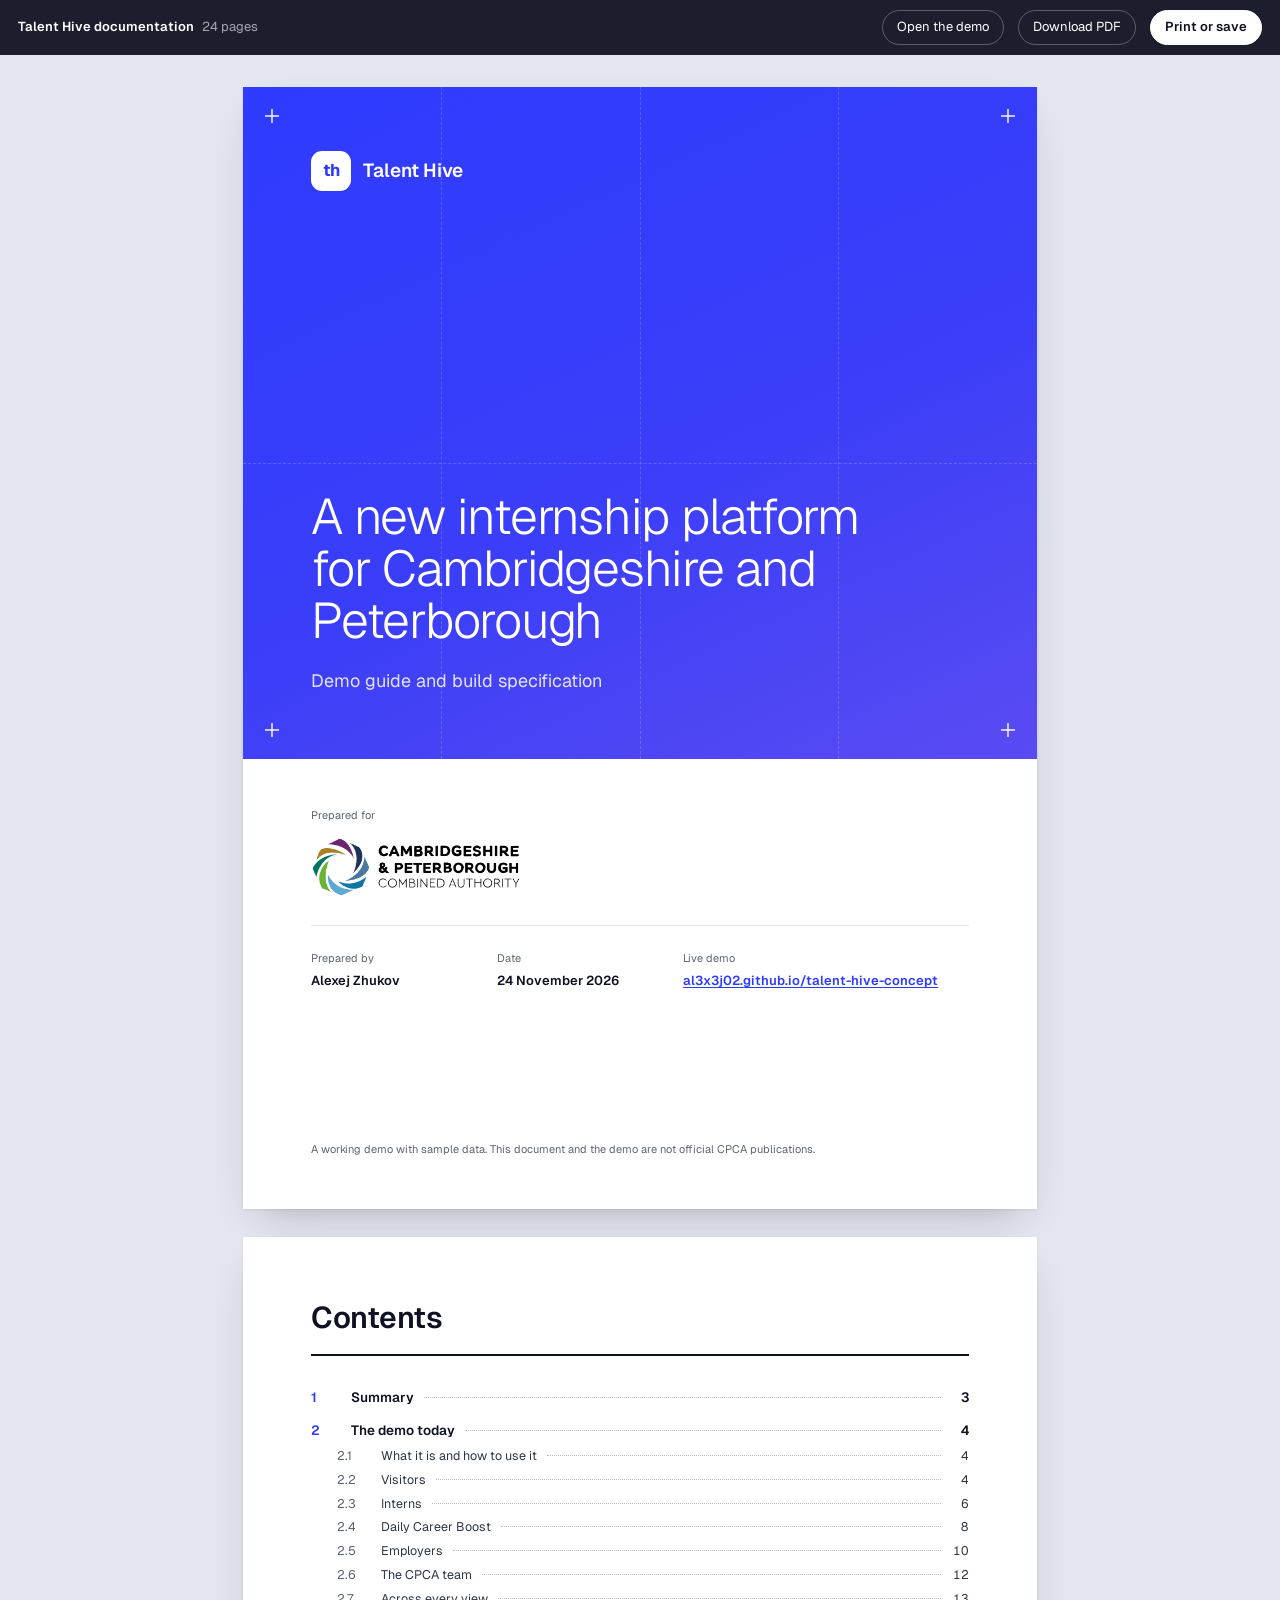
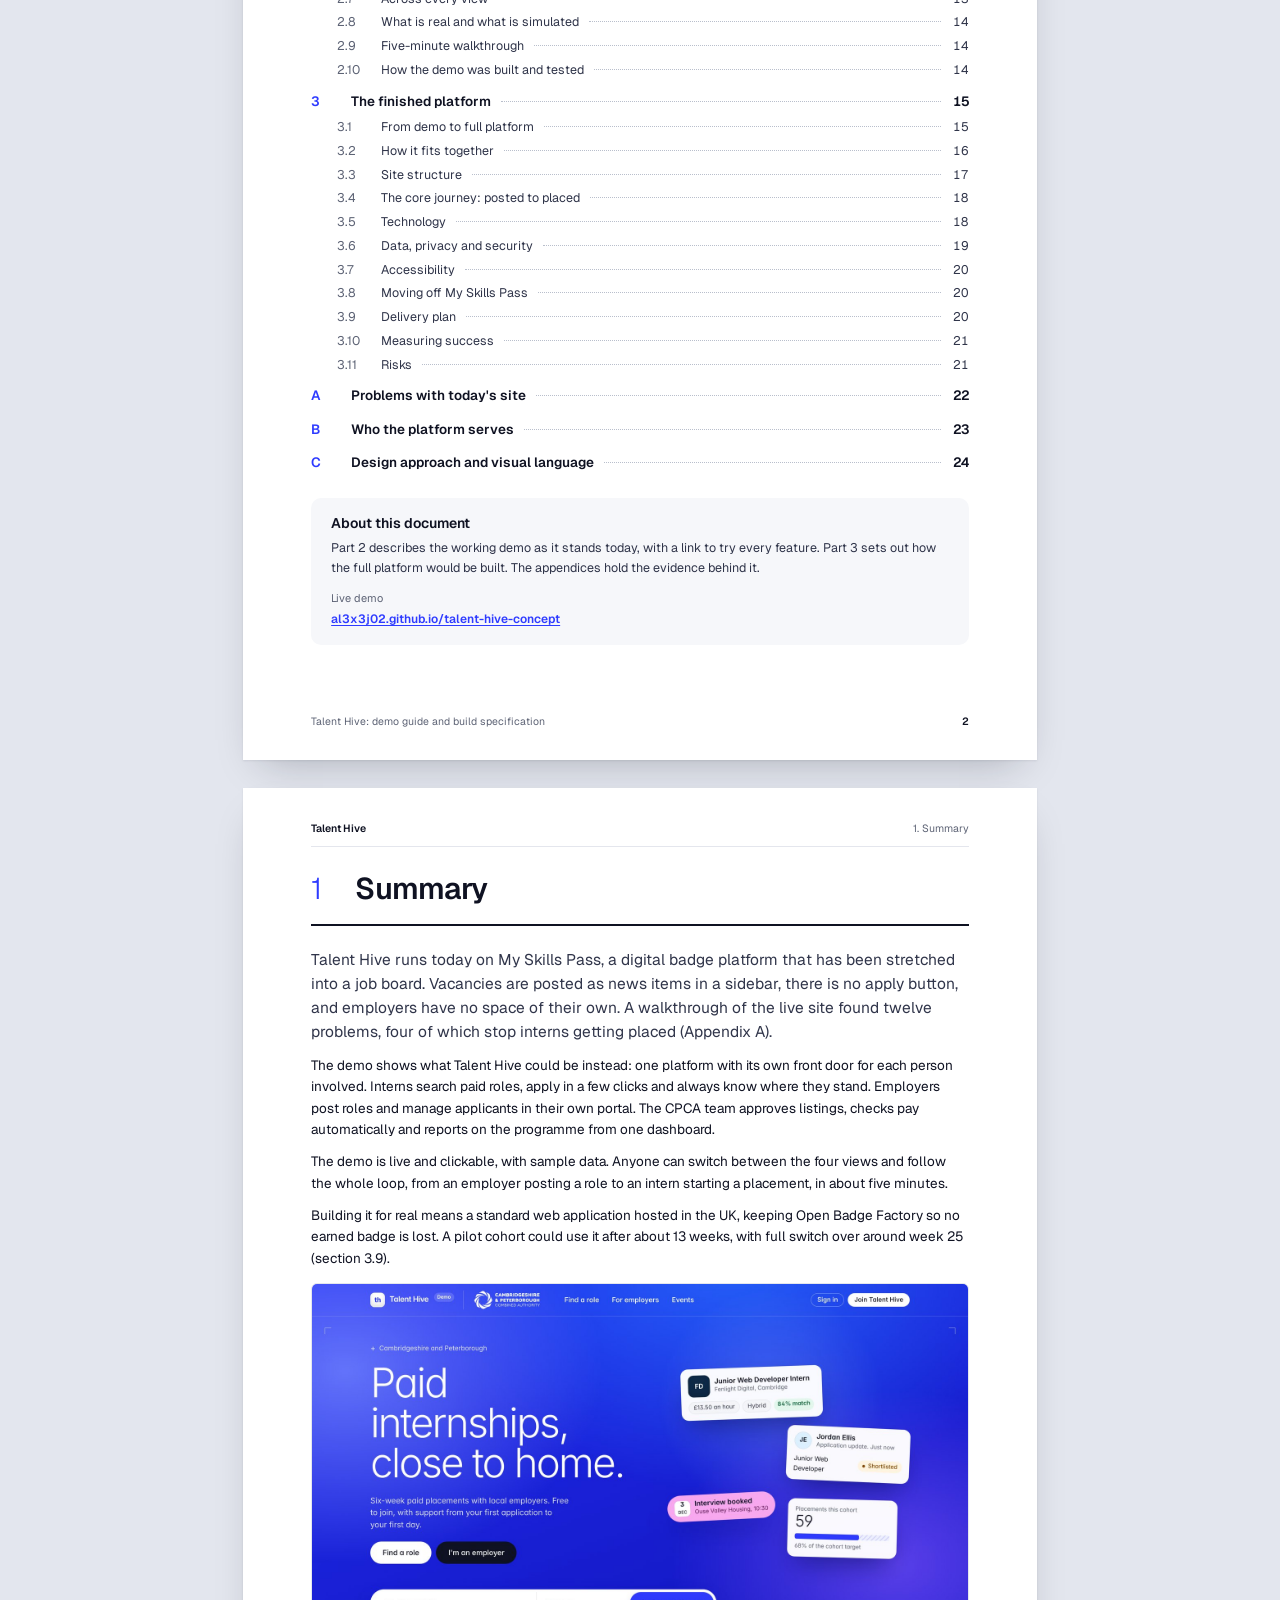
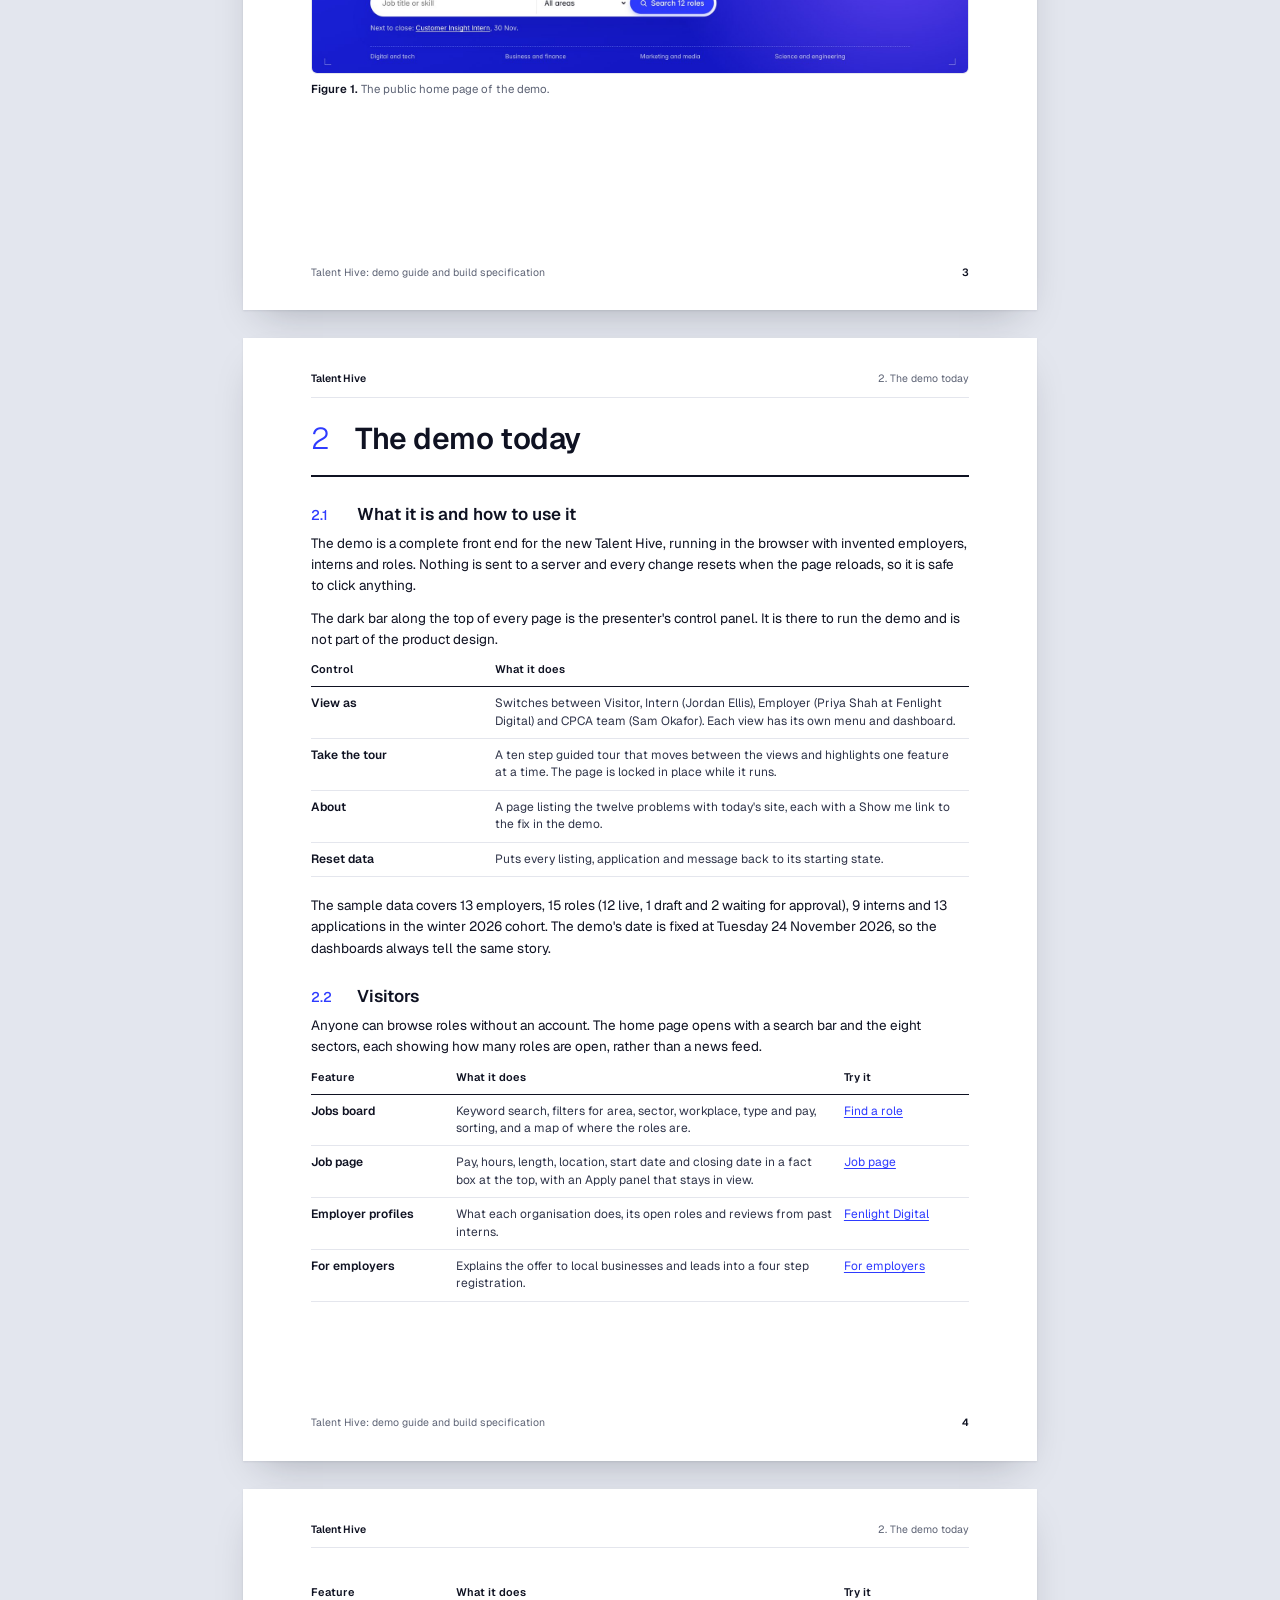
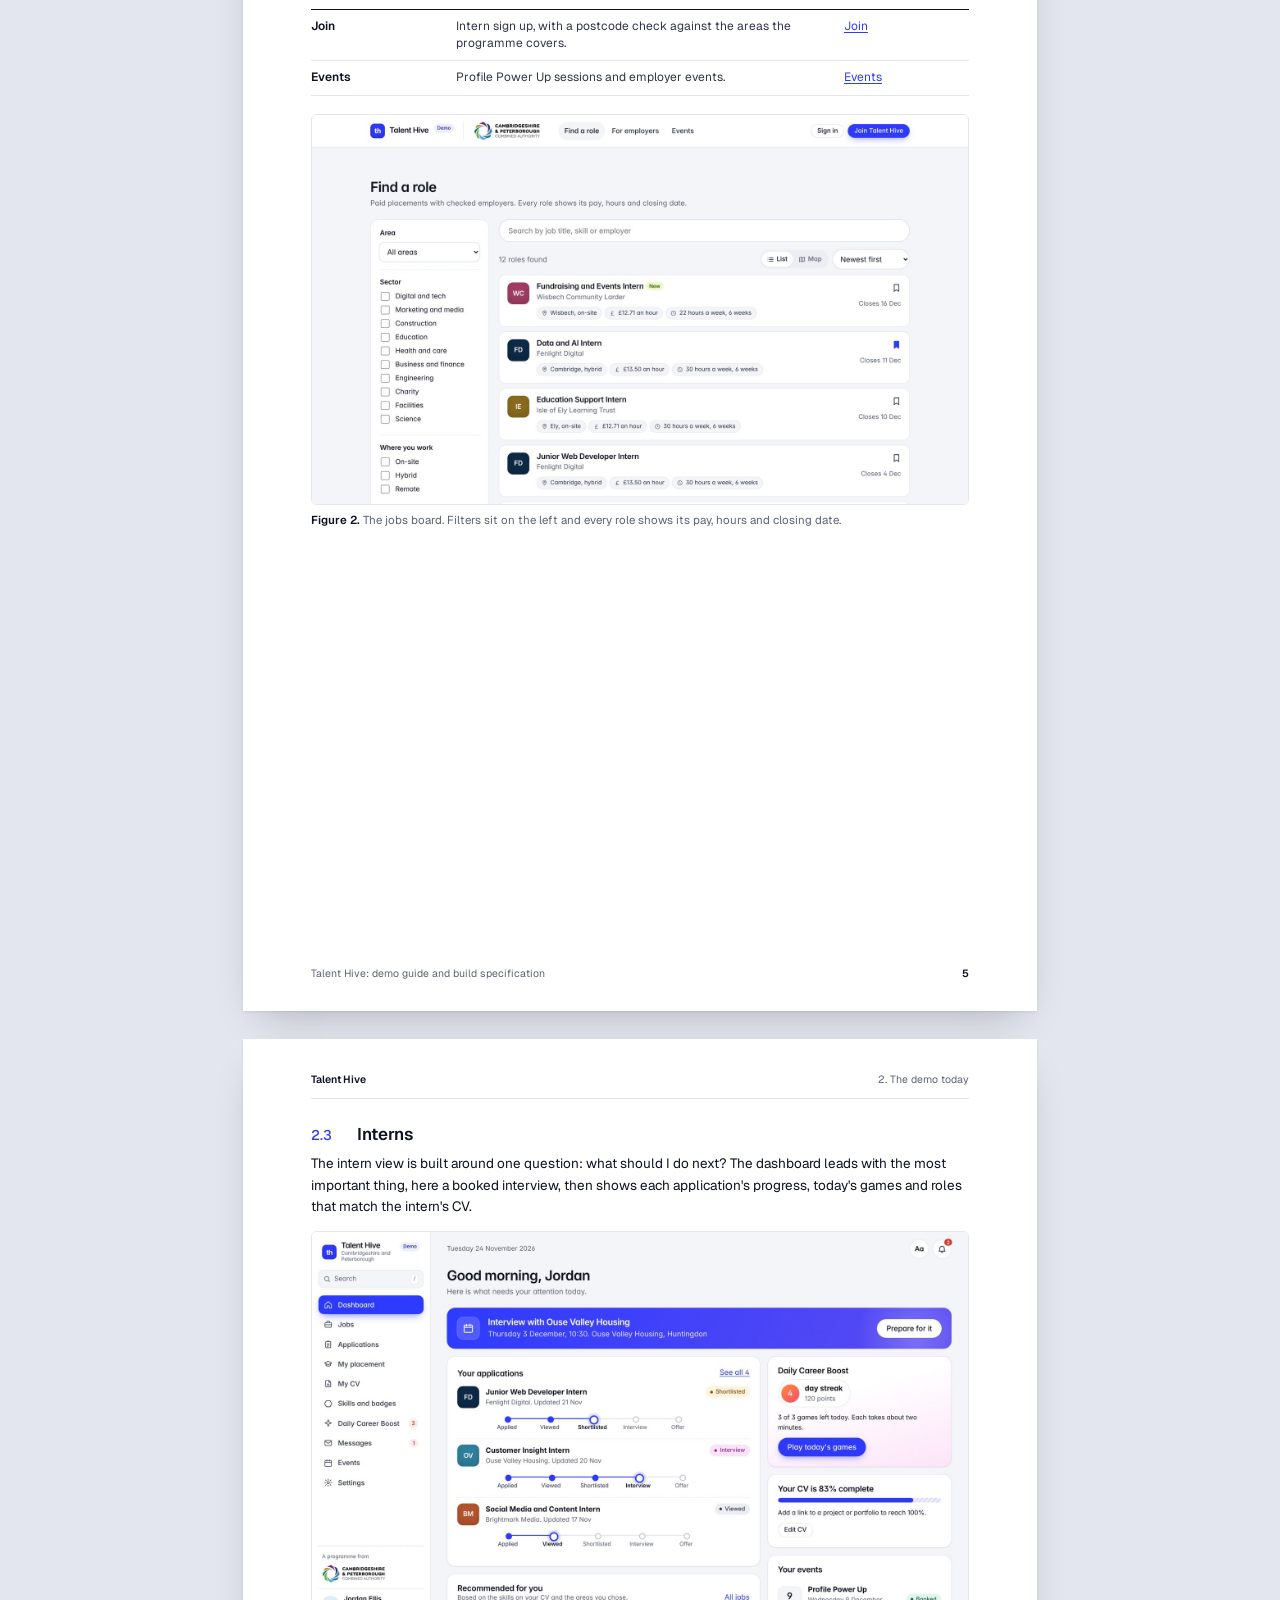
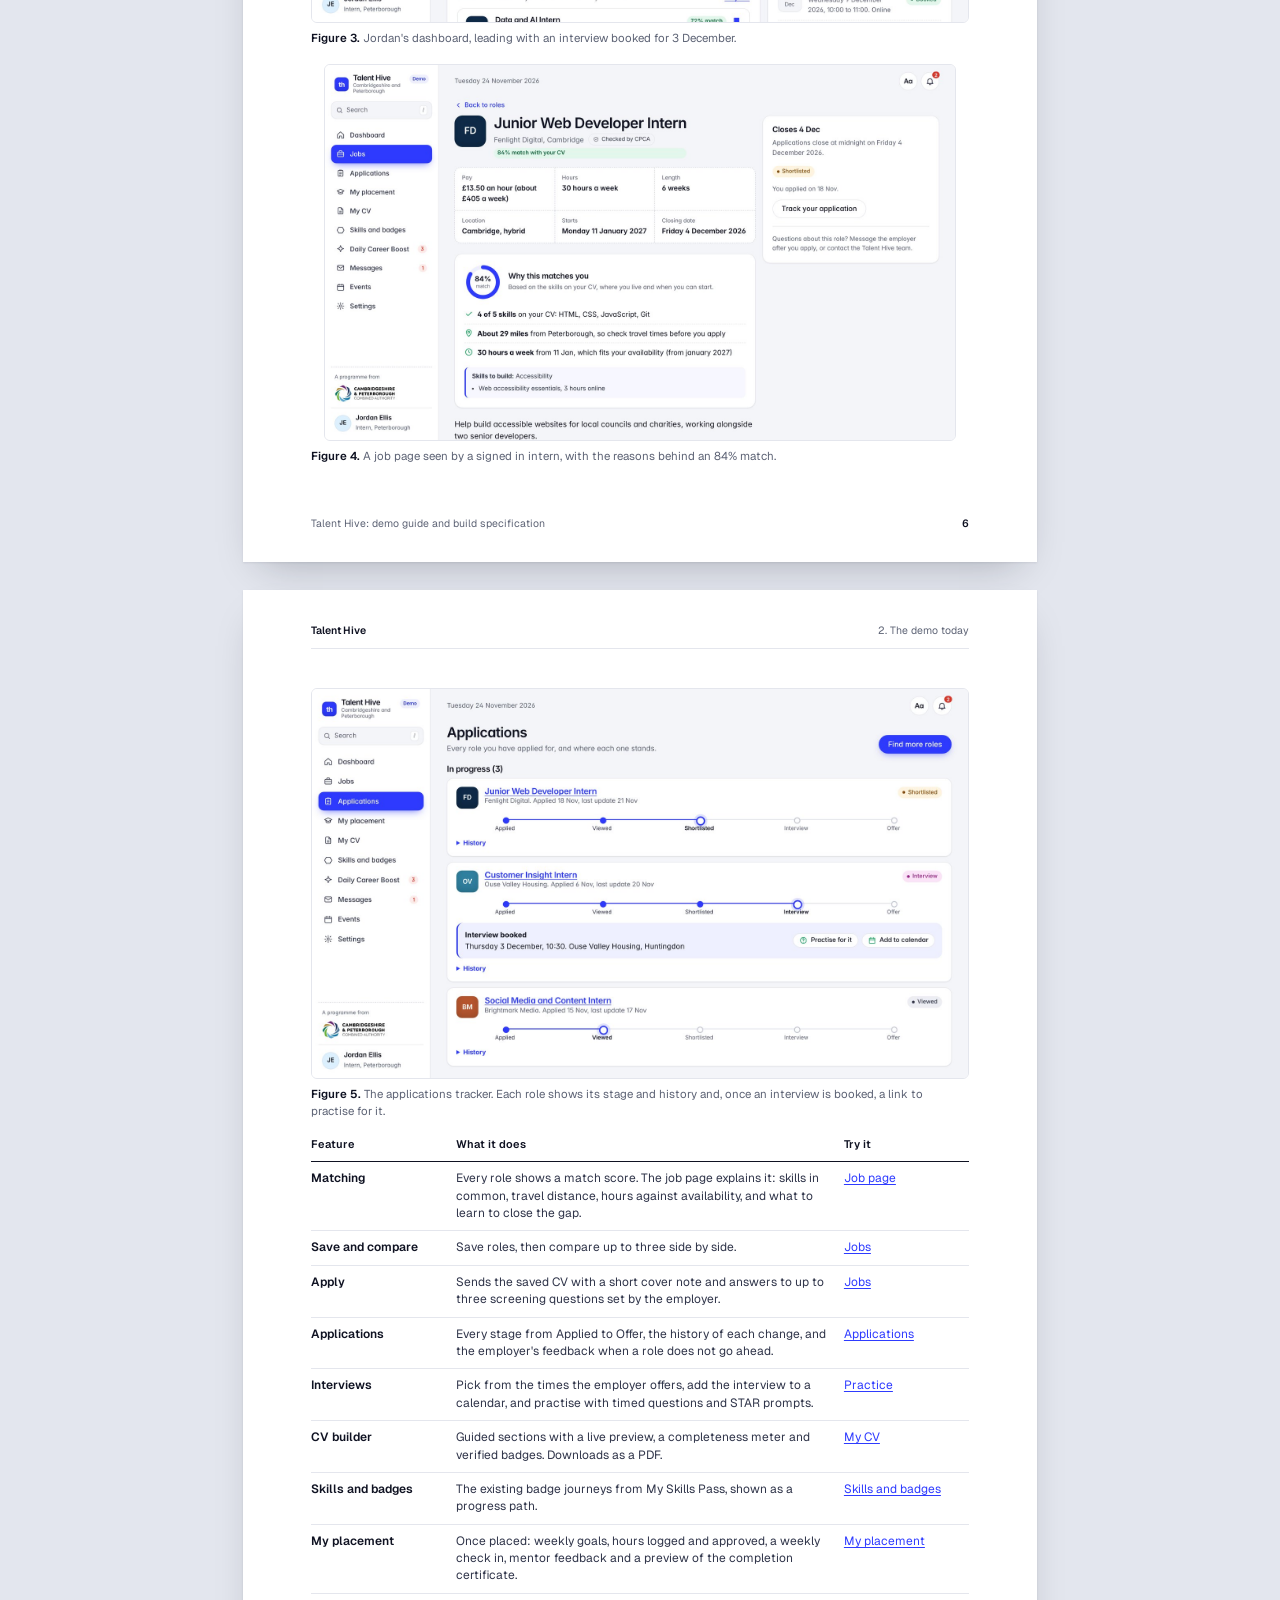
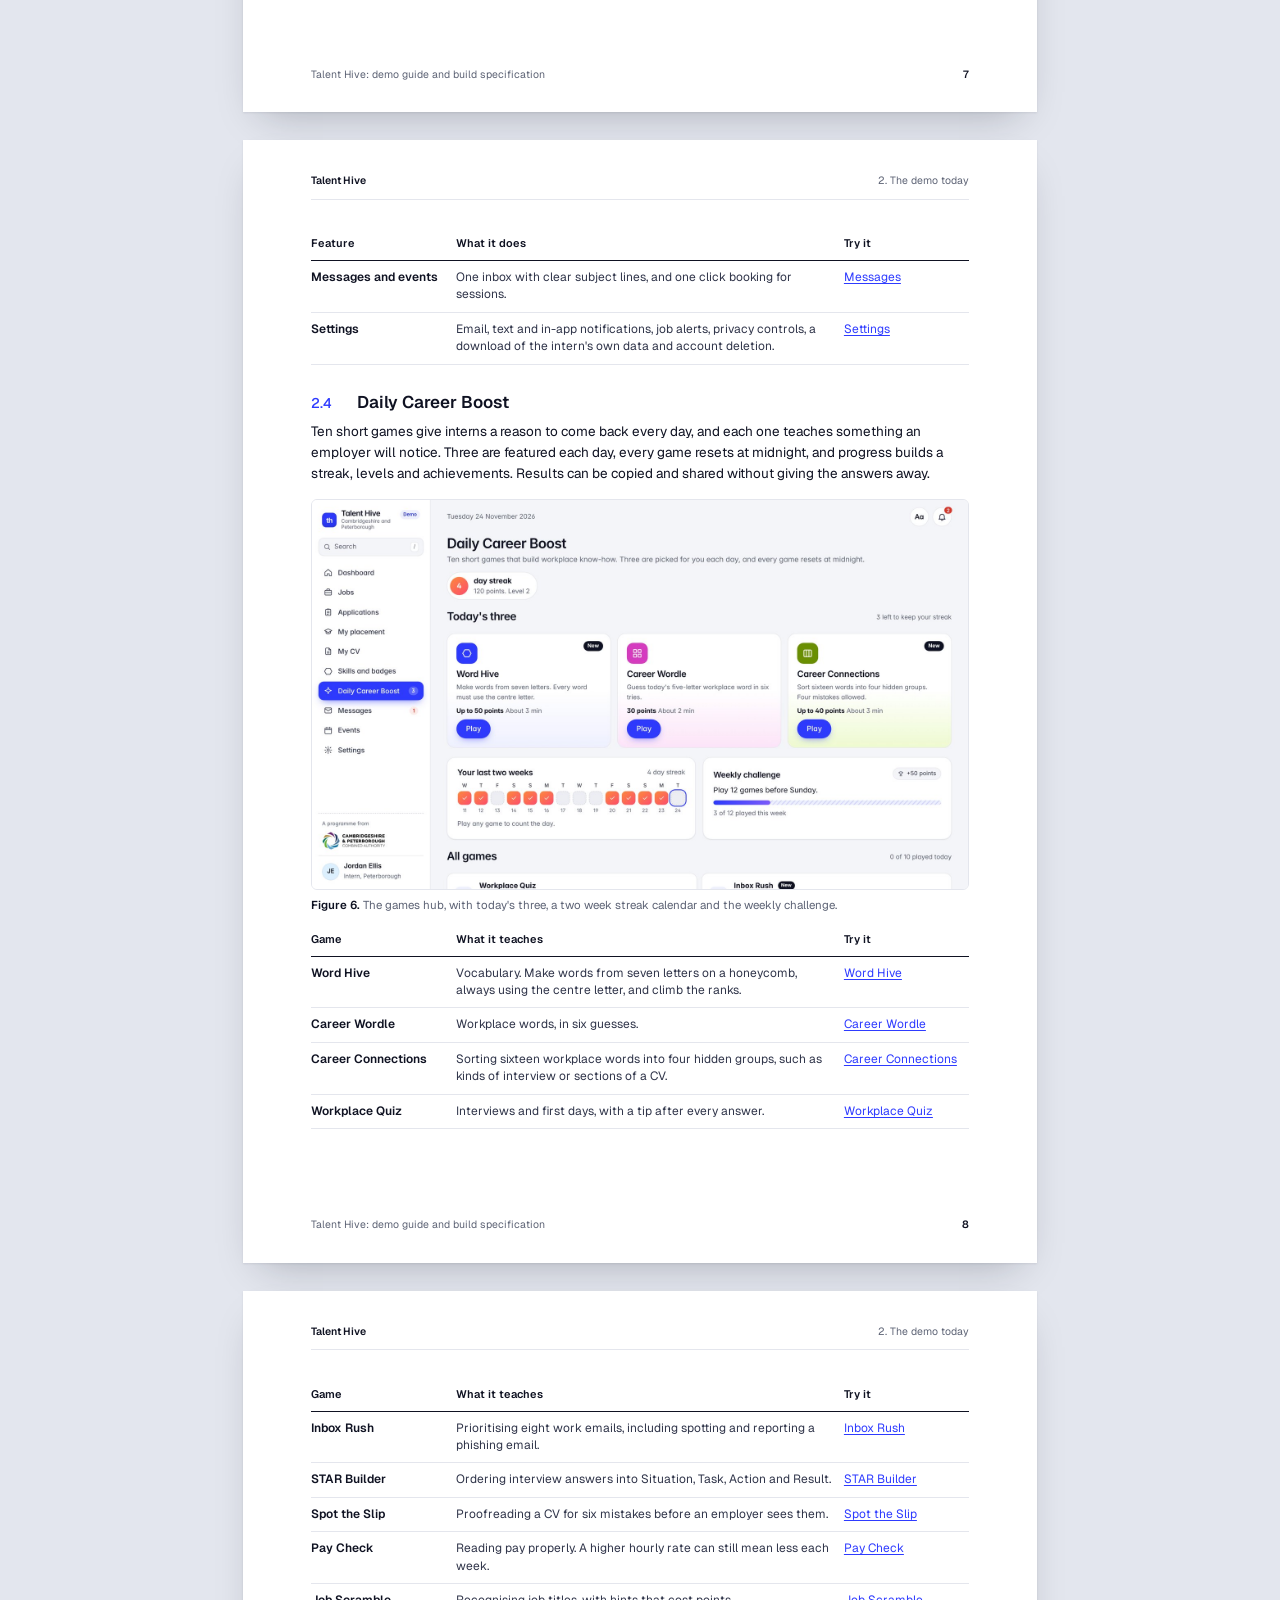
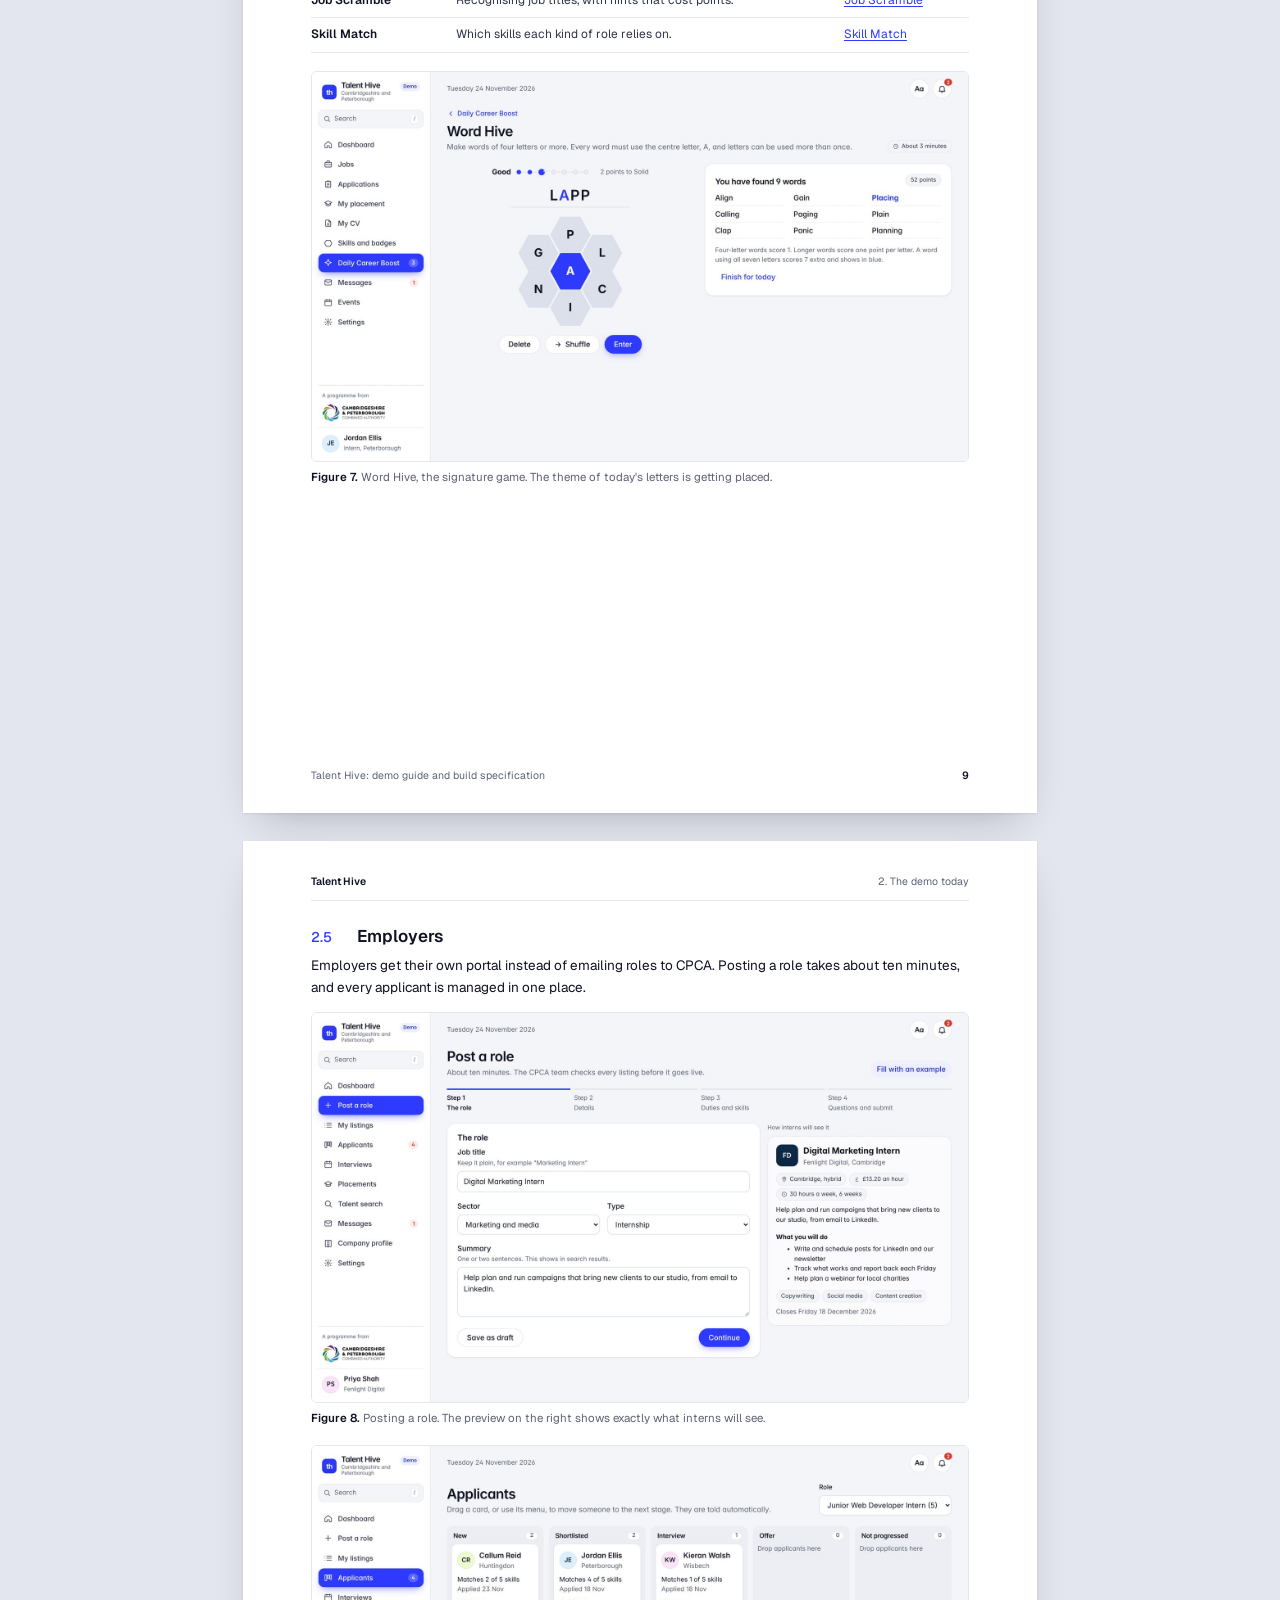
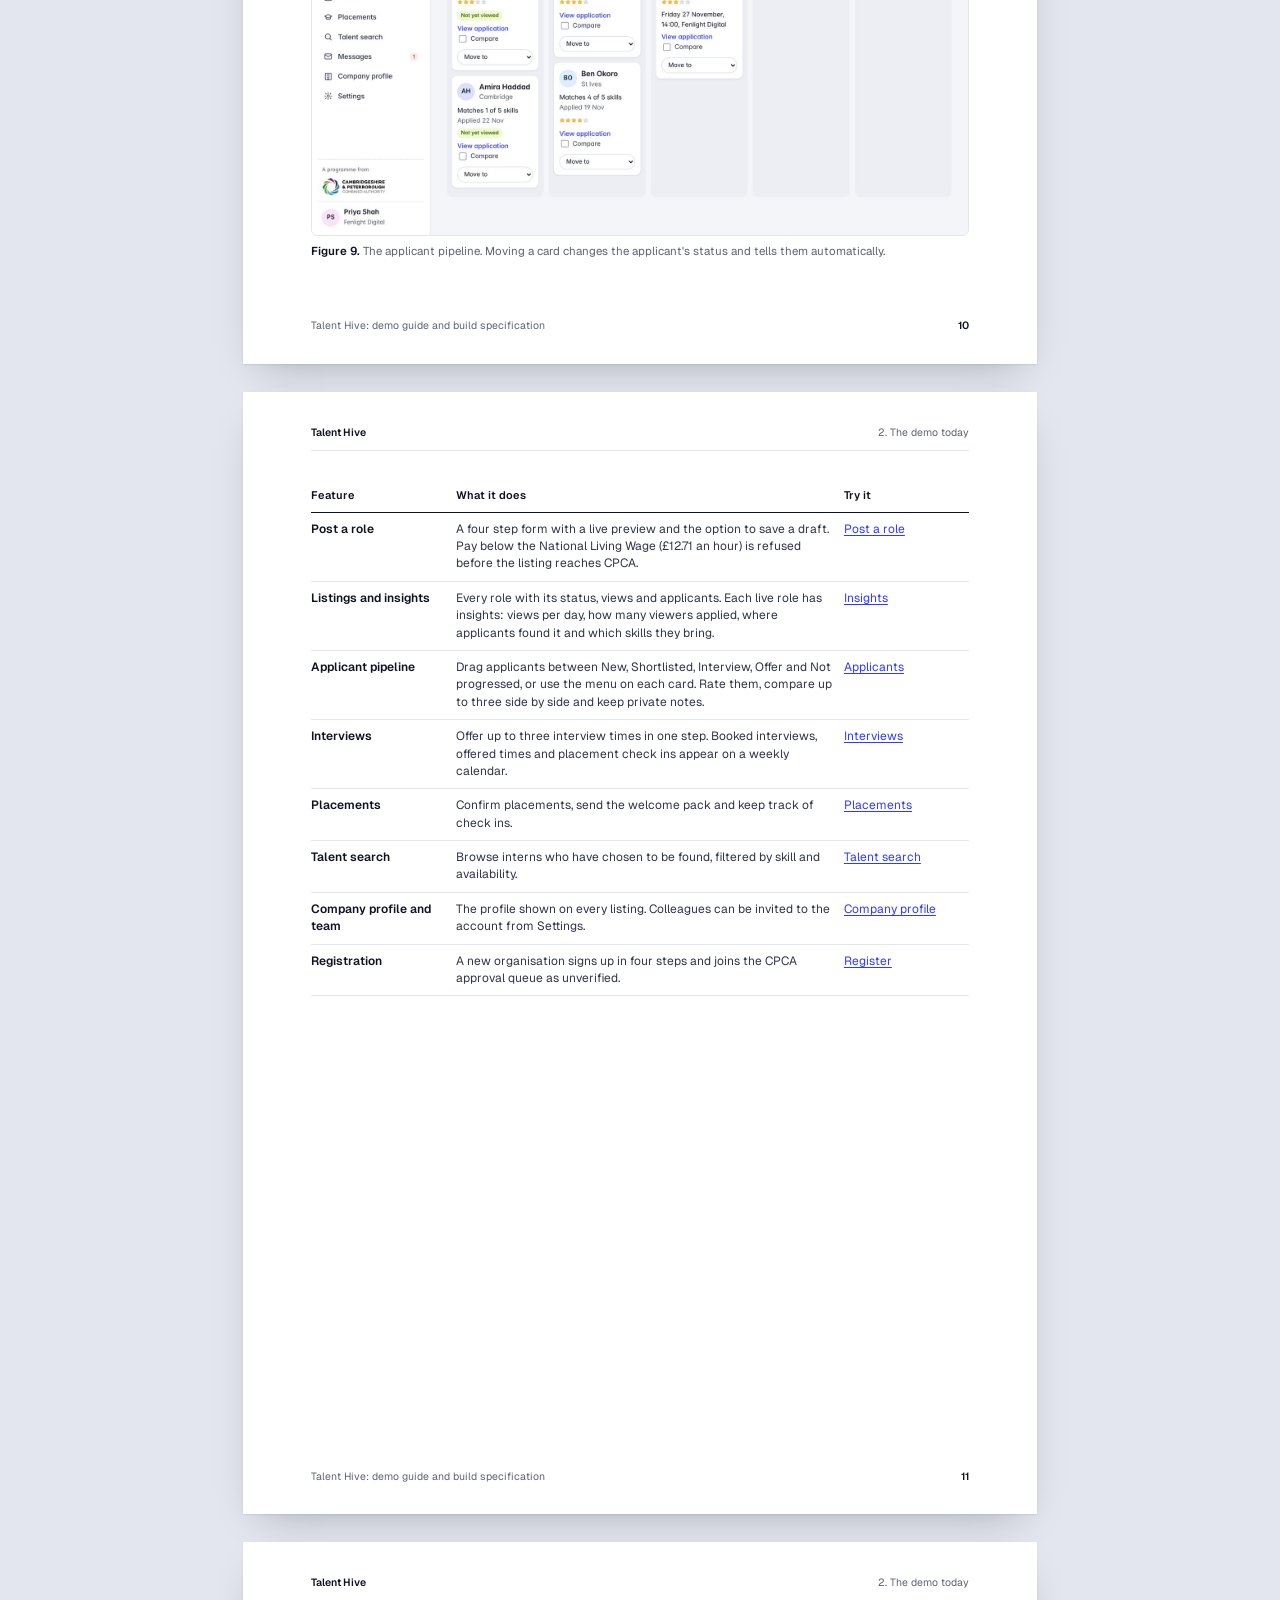
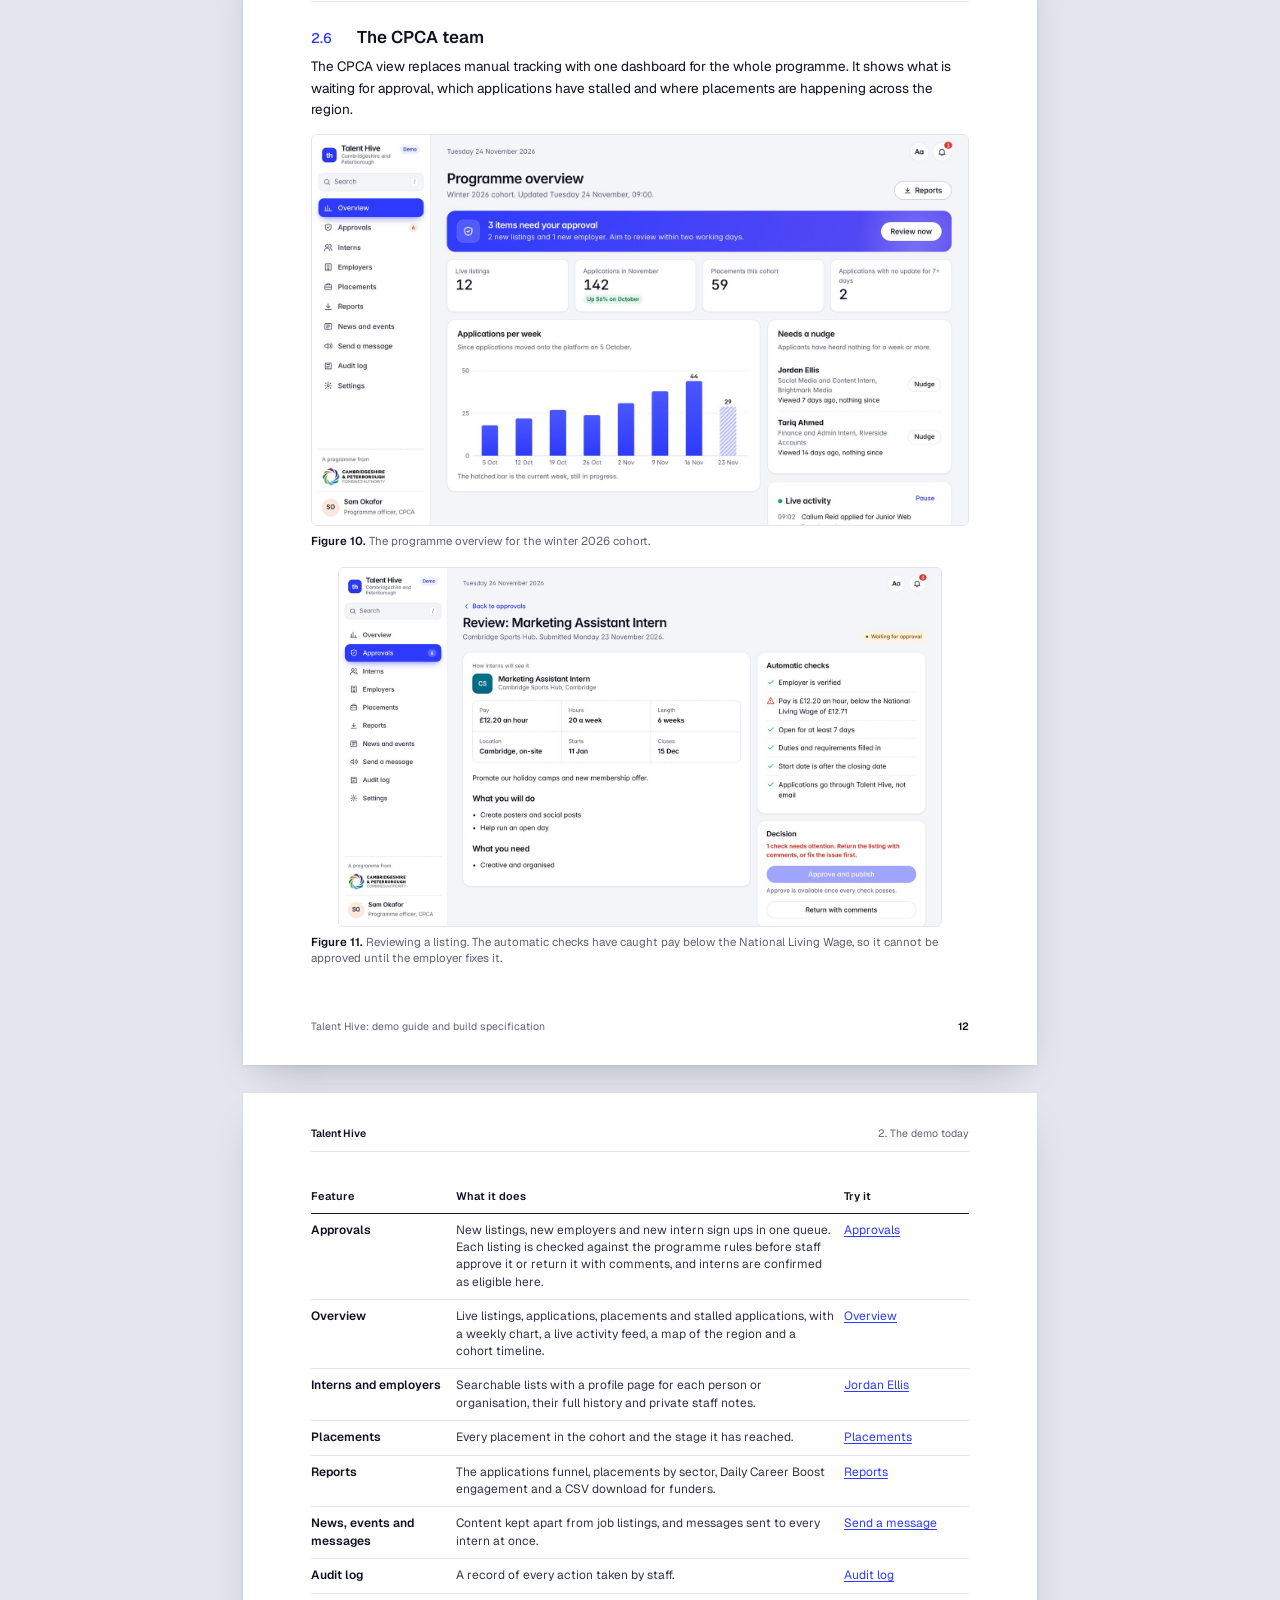
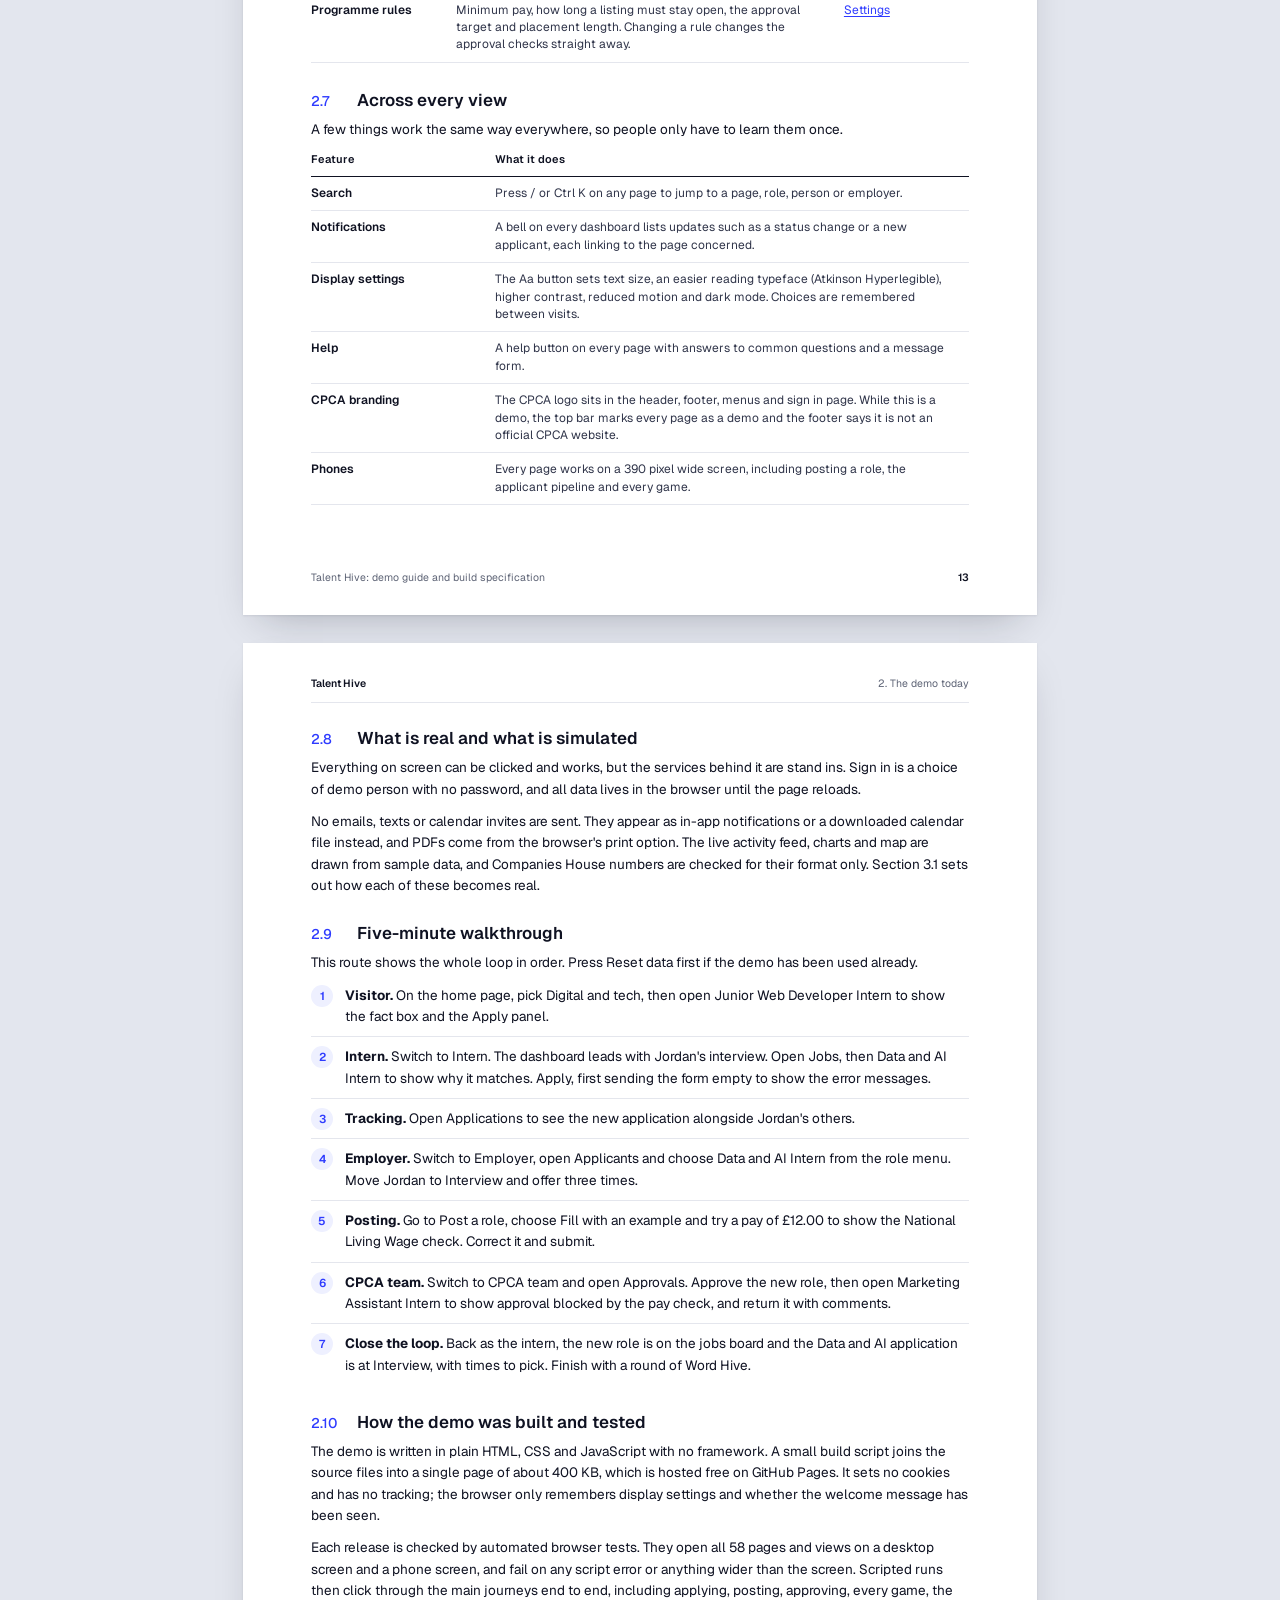
<file: docs/index.html>
<!doctype html>
<html lang="en-GB">
<head>
<meta charset="utf-8">
<meta name="viewport" content="width=device-width, initial-scale=1">
<meta name="robots" content="noindex">
<title>Talent Hive: demo guide and build specification</title>
<meta name="description" content="A working demo of a new Talent Hive internship platform for Cambridgeshire and Peterborough, and a specification for building it in full.">
<link rel="preconnect" href="https://fonts.googleapis.com"><link rel="preconnect" href="https://fonts.gstatic.com" crossorigin>
<link href="https://fonts.googleapis.com/css2?family=Geist:wght@300..700&display=swap" rel="stylesheet">
<style>
:root{--ink:#0F1222;--ink2:#30354A;--muted:#5D6375;--blue:#2E3BFF;--violet:#5A4BF2;--tint:#EEF0FF;--line:#E4E6ED;--desk:#E3E6EE;--font:"Geist","Inter",system-ui,-apple-system,"Segoe UI",sans-serif}
*{box-sizing:border-box}
html{background:var(--desk);-webkit-print-color-adjust:exact;print-color-adjust:exact}
body{margin:0;font-family:var(--font);color:var(--ink);font-size:13.5px;line-height:1.58;font-feature-settings:"calt" 0}
a{color:var(--blue);text-decoration-thickness:1px;text-underline-offset:2px}
.bar{position:sticky;top:0;z-index:5;display:flex;flex-wrap:wrap;align-items:center;gap:10px 14px;padding:10px 18px;background:rgba(15,18,34,.94);color:#fff;font-size:13px;backdrop-filter:blur(8px)}
.bar .t{font-weight:600}.bar .t span{opacity:.6;font-weight:400;margin-left:8px}
.bar .sp{flex:1}
.bar a,.bar button{font:inherit;color:#fff;text-decoration:none;border:1px solid rgba(255,255,255,.28);background:none;border-radius:999px;padding:6px 14px;cursor:pointer}
.bar .pri{background:#fff;color:var(--ink);border-color:#fff;font-weight:600}
.bar a:hover,.bar button:hover{border-color:#fff}
.bar a:focus-visible,.bar button:focus-visible{outline:2px solid #fff;outline-offset:2px}
#pages{display:flex;flex-direction:column;align-items:center;gap:28px;padding:32px 0 64px}
.page{position:relative;width:210mm;height:297mm;background:#fff;box-shadow:0 1px 2px rgba(15,18,34,.08),0 18px 40px -18px rgba(15,18,34,.28);overflow:hidden;flex:none}
.pbody{position:absolute;top:84px;bottom:76px;left:68px;right:68px;overflow:hidden}
.pbody.static{top:64px}
.rh{position:absolute;top:32px;left:68px;right:68px;display:flex;justify-content:space-between;font-size:10.5px;color:var(--muted);padding-bottom:10px;border-bottom:1px solid var(--line)}
.rh b{color:var(--ink);font-weight:600}
.rf{position:absolute;bottom:30px;left:68px;right:68px;display:flex;justify-content:space-between;font-size:10.5px;color:var(--muted)}
.rf .pn{color:var(--ink);font-weight:600}
#flow{position:absolute;left:-9999px;top:0;width:calc(210mm - 136px)}
/* type */
h2{font-size:30px;line-height:1.15;font-weight:600;letter-spacing:-.015em;margin:0 0 22px;padding-bottom:18px;border-bottom:2px solid var(--ink);display:flex;align-items:baseline;gap:16px}
h2 .num{font-weight:300;color:var(--blue);font-size:30px;min-width:28px}
h3{font-size:17px;line-height:1.3;font-weight:600;margin:26px 0 8px;display:flex;gap:12px;align-items:baseline}
h3 .num{color:var(--blue);font-weight:500;font-size:14px;min-width:34px}
.pbody > h3:first-child{margin-top:0}
p{margin:0 0 11px;max-width:62em}
p.lead{font-size:15.5px;line-height:1.55;color:var(--ink2)}
/* tables */
table{width:100%;border-collapse:collapse;margin:12px 0 18px;font-size:12px;line-height:1.45}
th{text-align:left;font-weight:600;color:var(--ink);font-size:11px;padding:0 10px 8px 0;border-bottom:1.5px solid var(--ink);vertical-align:bottom}
td{padding:8px 10px 8px 0;border-bottom:1px solid var(--line);vertical-align:top;color:var(--ink2)}
td:first-child{font-weight:600;color:var(--ink)}
table.two td:first-child,table.two th:first-child{width:28%}
table.three td:first-child{width:22%}
table.three td:last-child{width:19%;white-space:nowrap}
table.cmp td:first-child{width:21%}
table.cmp td:nth-child(2){width:31%;color:var(--muted)}
table.four td:first-child{width:15%}
table.four td:last-child{width:11%}
table.aud td{width:25%!important;white-space:normal}
table.target td:first-child{width:62%;font-weight:500}
table.target td:last-child{font-weight:600;color:var(--ink)}
table.tokens td:last-child{white-space:normal;width:auto}
table.tokens td:first-child{white-space:nowrap}
.swatch{display:inline-block;width:12px;height:12px;border-radius:3px;margin-right:8px;vertical-align:-1px}
.sev{display:inline-block;font-size:10.5px;font-weight:600;padding:1px 8px;border-radius:999px}
.sev.high{background:#FDECEA;color:#B42318}.sev.medium{background:#FFF4E0;color:#8A4B00}.sev.low{background:#EEF0F5;color:#5D6375}
/* figures */
.fig{margin:14px 0 18px}
.fig img{display:block;width:100%;height:auto;border:1px solid var(--line);border-radius:6px;margin:0 auto}
.fig figcaption{font-size:11.5px;color:var(--muted);margin-top:7px;line-height:1.45}
.fig figcaption b{color:var(--ink);font-weight:600}
.fig.diagram svg{display:block;width:100%;height:auto;font-family:var(--font);margin:0 auto}
.fig.diagram{padding:14px 0 0;border-top:1px solid var(--line)}
/* lists */
ol.steps{margin:6px 0 16px;padding:0;list-style:none;counter-reset:s}
ol.steps li{counter-increment:s;position:relative;padding:0 0 9px 34px;margin:0 0 9px;border-bottom:1px solid var(--line)}
ol.steps li::before{content:counter(s);position:absolute;left:0;top:0;width:22px;height:22px;border-radius:50%;background:var(--tint);color:var(--blue);font-weight:600;font-size:11.5px;display:grid;place-items:center}
ol.steps li:last-child{border-bottom:0}
/* cover */
.cover-band{position:absolute;left:0;right:0;top:0;height:178mm;background:linear-gradient(155deg,#2E3BFF 0%,#3A3EF8 55%,#5A4BF2 100%);color:#fff;overflow:hidden}
.cv-grid{position:absolute;inset:0;display:flex;justify-content:space-evenly}
.cv-grid i{width:0;border-left:1px dashed rgba(255,255,255,.18)}
.cover-band::after{content:"";position:absolute;left:0;right:0;top:56%;border-top:1px dashed rgba(255,255,255,.18)}
.plus{position:absolute;width:14px;height:14px}
.plus::before,.plus::after{content:"";position:absolute;background:rgba(255,255,255,.7)}
.plus::before{left:6px;top:0;width:2px;height:14px}.plus::after{top:6px;left:0;height:2px;width:14px}
.p1{left:22px;top:22px}.p2{right:22px;top:22px}.p3{left:22px;bottom:22px}.p4{right:22px;bottom:22px}
.cv-top{position:absolute;left:68px;top:64px;display:flex;align-items:center;gap:12px}
.cv-mark{width:40px;height:40px;border-radius:11px;background:#fff;color:var(--blue);display:grid;place-items:center;font-weight:700;font-size:17px;letter-spacing:-.03em}
.cv-word{font-size:19px;font-weight:600}
.cv-title{position:absolute;left:68px;right:68px;bottom:64px}
.cv-title h1{font-size:50px;line-height:1.04;font-weight:300;letter-spacing:-.025em;margin:0 0 20px;max-width:560px}
.cv-title p{font-size:18px;margin:0;opacity:.85}
.cover-foot{position:absolute;left:68px;right:68px;top:calc(178mm + 48px);bottom:40px;display:flex;flex-direction:column}
.cf-for{display:flex;flex-direction:column;gap:12px;padding-bottom:28px;border-bottom:1px solid var(--line)}
.cf-for img{width:210px;height:auto}
.lbl,.cf-meta dt,.about dt{font-size:11px;color:var(--muted)}
.cf-meta{display:grid;grid-template-columns:1fr 1fr 1.7fr;gap:18px;margin:24px 0 0}
.cf-meta div{display:flex;flex-direction:column;gap:4px}
.cf-meta dd,.about dd{margin:0;font-weight:600;font-size:13px}
.cf-note{margin-top:auto;font-size:11px;color:var(--muted)}
/* contents */
.toc-h{border-bottom:2px solid var(--ink)}
.toc{list-style:none;padding:0;margin:0 0 22px}
.toc a{display:flex;align-items:baseline;gap:10px;color:var(--ink);text-decoration:none;padding:3px 0}
.toc a:hover .tt{color:var(--blue)}
.toc .lv0 a{font-weight:600;font-size:13.5px;padding-top:9px}
.toc .lv1 a{font-size:12.5px;color:var(--ink2);padding-left:26px;padding-top:2px;padding-bottom:2px}
.toc .tn{min-width:30px;color:var(--blue)}
.toc .lv1 .tn{min-width:34px;color:var(--muted)}
.toc .dots{flex:1;border-bottom:1px dotted #B9BFCC;transform:translateY(-4px)}
.toc .pg{min-width:18px;text-align:right;font-variant-numeric:tabular-nums}
.about{padding:16px 20px;background:#F6F7FA;border-radius:10px}
.about h3{margin:0 0 6px;font-size:14px}
.about p{font-size:12.5px;color:var(--ink2)}
.about dl{display:grid;grid-template-columns:minmax(0,1fr);gap:14px;margin:12px 0 0}
.about dl div{display:flex;flex-direction:column;gap:3px}
.about dd{font-size:12px;word-break:break-word}
@media (max-width:640px){.bar{padding:8px 10px;font-size:12px}.bar .t span{display:none}.bar .sp{display:none}.bar a,.bar button{padding:5px 11px}}
@media print{
  @page{size:A4;margin:0}
  html,body{background:#fff}
  .bar{display:none}
  #pages{display:block;padding:0}
  .page{box-shadow:none;margin:0;break-after:page;zoom:1!important}
  .page:last-child{break-after:auto}
}
</style>
</head>
<body>
<div class="bar" role="banner"><span class="t">Talent Hive documentation<span class="count"></span></span><span class="sp"></span><a href="https://al3x3j02.github.io/talent-hive-concept/">Open the demo</a><a href="talent-hive-documentation.pdf" download>Download PDF</a><button class="pri" onclick="print()">Print or save</button></div>
<main id="pages">
<section class="page cover" aria-label="Cover">
  <div class="cover-band">
    <div class="cv-grid" aria-hidden="true"><i></i><i></i><i></i></div>
    <div class="cv-top"><span class="cv-mark">th</span><span class="cv-word">Talent Hive</span></div>
    <div class="cv-title"><h1>A new internship platform for Cambridgeshire and Peterborough</h1><p>Demo guide and build specification</p></div>
    <span class="plus p1" aria-hidden="true"></span><span class="plus p2" aria-hidden="true"></span><span class="plus p3" aria-hidden="true"></span><span class="plus p4" aria-hidden="true"></span>
  </div>
  <div class="cover-foot">
    <div class="cf-for"><span class="lbl">Prepared for</span><img src="../assets/cpca-logo.png" alt="Cambridgeshire and Peterborough Combined Authority" width="210" height="60"></div>
    <dl class="cf-meta">
      <div><dt>Prepared by</dt><dd>Alexej Zhukov</dd></div>
      <div><dt>Date</dt><dd>24 November 2026</dd></div>
      <div><dt>Live demo</dt><dd><a href="https://al3x3j02.github.io/talent-hive-concept/">al3x3j02.github.io/talent-hive-concept</a></dd></div>
    </dl>
    <p class="cf-note">A working demo with sample data. This document and the demo are not official CPCA publications.</p>
  </div>
</section>
<section class="page contents" aria-label="Contents">
  <div class="pbody static">
    <h2 class="toc-h">Contents</h2>
    <ol class="toc"><li class="lv0"><a href="#s1"><span class="tn">1</span><span class="tt">Summary</span><span class="dots"></span><span class="pg" data-for="s1"></span></a></li><li class="lv0"><a href="#s2"><span class="tn">2</span><span class="tt">The demo today</span><span class="dots"></span><span class="pg" data-for="s2"></span></a></li><li class="lv1"><a href="#s21"><span class="tn">2.1</span><span class="tt">What it is and how to use it</span><span class="dots"></span><span class="pg" data-for="s21"></span></a></li><li class="lv1"><a href="#s22"><span class="tn">2.2</span><span class="tt">Visitors</span><span class="dots"></span><span class="pg" data-for="s22"></span></a></li><li class="lv1"><a href="#s23"><span class="tn">2.3</span><span class="tt">Interns</span><span class="dots"></span><span class="pg" data-for="s23"></span></a></li><li class="lv1"><a href="#s24"><span class="tn">2.4</span><span class="tt">Daily Career Boost</span><span class="dots"></span><span class="pg" data-for="s24"></span></a></li><li class="lv1"><a href="#s25"><span class="tn">2.5</span><span class="tt">Employers</span><span class="dots"></span><span class="pg" data-for="s25"></span></a></li><li class="lv1"><a href="#s26"><span class="tn">2.6</span><span class="tt">The CPCA team</span><span class="dots"></span><span class="pg" data-for="s26"></span></a></li><li class="lv1"><a href="#s27"><span class="tn">2.7</span><span class="tt">Across every view</span><span class="dots"></span><span class="pg" data-for="s27"></span></a></li><li class="lv1"><a href="#s28"><span class="tn">2.8</span><span class="tt">What is real and what is simulated</span><span class="dots"></span><span class="pg" data-for="s28"></span></a></li><li class="lv1"><a href="#s29"><span class="tn">2.9</span><span class="tt">Five-minute walkthrough</span><span class="dots"></span><span class="pg" data-for="s29"></span></a></li><li class="lv1"><a href="#s210"><span class="tn">2.10</span><span class="tt">How the demo was built and tested</span><span class="dots"></span><span class="pg" data-for="s210"></span></a></li><li class="lv0"><a href="#s3"><span class="tn">3</span><span class="tt">The finished platform</span><span class="dots"></span><span class="pg" data-for="s3"></span></a></li><li class="lv1"><a href="#s31"><span class="tn">3.1</span><span class="tt">From demo to full platform</span><span class="dots"></span><span class="pg" data-for="s31"></span></a></li><li class="lv1"><a href="#s32"><span class="tn">3.2</span><span class="tt">How it fits together</span><span class="dots"></span><span class="pg" data-for="s32"></span></a></li><li class="lv1"><a href="#s33"><span class="tn">3.3</span><span class="tt">Site structure</span><span class="dots"></span><span class="pg" data-for="s33"></span></a></li><li class="lv1"><a href="#s34"><span class="tn">3.4</span><span class="tt">The core journey: posted to placed</span><span class="dots"></span><span class="pg" data-for="s34"></span></a></li><li class="lv1"><a href="#s35"><span class="tn">3.5</span><span class="tt">Technology</span><span class="dots"></span><span class="pg" data-for="s35"></span></a></li><li class="lv1"><a href="#s36"><span class="tn">3.6</span><span class="tt">Data, privacy and security</span><span class="dots"></span><span class="pg" data-for="s36"></span></a></li><li class="lv1"><a href="#s37"><span class="tn">3.7</span><span class="tt">Accessibility</span><span class="dots"></span><span class="pg" data-for="s37"></span></a></li><li class="lv1"><a href="#s38"><span class="tn">3.8</span><span class="tt">Moving off My Skills Pass</span><span class="dots"></span><span class="pg" data-for="s38"></span></a></li><li class="lv1"><a href="#s39"><span class="tn">3.9</span><span class="tt">Delivery plan</span><span class="dots"></span><span class="pg" data-for="s39"></span></a></li><li class="lv1"><a href="#s310"><span class="tn">3.10</span><span class="tt">Measuring success</span><span class="dots"></span><span class="pg" data-for="s310"></span></a></li><li class="lv1"><a href="#s311"><span class="tn">3.11</span><span class="tt">Risks</span><span class="dots"></span><span class="pg" data-for="s311"></span></a></li><li class="lv0"><a href="#sa"><span class="tn">A</span><span class="tt">Problems with today&#x27;s site</span><span class="dots"></span><span class="pg" data-for="sa"></span></a></li><li class="lv0"><a href="#sb"><span class="tn">B</span><span class="tt">Who the platform serves</span><span class="dots"></span><span class="pg" data-for="sb"></span></a></li><li class="lv0"><a href="#sc"><span class="tn">C</span><span class="tt">Design approach and visual language</span><span class="dots"></span><span class="pg" data-for="sc"></span></a></li></ol>
    <div class="about">
      <h3>About this document</h3>
      <p>Part 2 describes the working demo as it stands today, with a link to try every feature. Part 3 sets out how the full platform would be built. The appendices hold the evidence behind it.</p>
      <dl>
        <div><dt>Live demo</dt><dd><a href="https://al3x3j02.github.io/talent-hive-concept/">al3x3j02.github.io/talent-hive-concept</a></dd></div>
      </dl>
    </div>
  </div>
  <footer class="rf"><span>Talent Hive: demo guide and build specification</span><span class="pn">2</span></footer>
</section>
</main>
<div id="flow" aria-hidden="true">
<h2 id="s1" class="kwn" data-break="page"><span class="num">1</span>Summary</h2>
<p class="lead">Talent Hive runs today on My Skills Pass, a digital badge platform that has been stretched into a job board. Vacancies are posted as news items in a sidebar, there is no apply button, and employers have no space of their own. A walkthrough of the live site found twelve problems, four of which stop interns getting placed (Appendix A).</p>
<p>The demo shows what Talent Hive could be instead: one platform with its own front door for each person involved. Interns search paid roles, apply in a few clicks and always know where they stand. Employers post roles and manage applicants in their own portal. The CPCA team approves listings, checks pay automatically and reports on the programme from one dashboard.</p>
<p>The demo is live and clickable, with sample data. Anyone can switch between the four views and follow the whole loop, from an employer posting a role to an intern starting a placement, in about five minutes.</p>
<p>Building it for real means a standard web application hosted in the UK, keeping Open Badge Factory so no earned badge is lost. A pilot cohort could use it after about 13 weeks, with full switch over around week 25 (section 3.9).</p>
<figure class="fig"><img src="img/fig01-home.jpg" width="1600" height="950" alt="Talent Hive home page with a blue hero and a job search bar" loading="eager"><figcaption><b>Figure 1.</b> The public home page of the demo.</figcaption></figure>
<h2 id="s2" class="kwn" data-break="page"><span class="num">2</span>The demo today</h2>
<h3 id="s21" class="kwn"><span class="num">2.1</span>What it is and how to use it</h3>
<p>The demo is a complete front end for the new Talent Hive, running in the browser with invented employers, interns and roles. Nothing is sent to a server and every change resets when the page reloads, so it is safe to click anything.</p>
<p>The dark bar along the top of every page is the presenter's control panel. It is there to run the demo and is not part of the product design.</p>
<table class="two"><thead><tr><th>Control</th><th>What it does</th></tr></thead><tbody><tr><td>View as</td><td>Switches between Visitor, Intern (Jordan Ellis), Employer (Priya Shah at Fenlight Digital) and CPCA team (Sam Okafor). Each view has its own menu and dashboard.</td></tr><tr><td>Take the tour</td><td>A ten step guided tour that moves between the views and highlights one feature at a time. The page is locked in place while it runs.</td></tr><tr><td>About</td><td>A page listing the twelve problems with today's site, each with a Show me link to the fix in the demo.</td></tr><tr><td>Reset data</td><td>Puts every listing, application and message back to its starting state.</td></tr></tbody></table>
<p>The sample data covers 13 employers, 15 roles (12 live, 1 draft and 2 waiting for approval), 9 interns and 13 applications in the winter 2026 cohort. The demo's date is fixed at Tuesday 24 November 2026, so the dashboards always tell the same story.</p>
<h3 id="s22" class="kwn"><span class="num">2.2</span>Visitors</h3>
<p>Anyone can browse roles without an account. The home page opens with a search bar and the eight sectors, each showing how many roles are open, rather than a news feed.</p>
<table class="three"><thead><tr><th>Feature</th><th>What it does</th><th>Try it</th></tr></thead><tbody><tr><td>Jobs board</td><td>Keyword search, filters for area, sector, workplace, type and pay, sorting, and a map of where the roles are.</td><td><a href="https://al3x3j02.github.io/talent-hive-concept/#/jobs">Find a role</a></td></tr><tr><td>Job page</td><td>Pay, hours, length, location, start date and closing date in a fact box at the top, with an Apply panel that stays in view.</td><td><a href="https://al3x3j02.github.io/talent-hive-concept/#/jobs/j1">Job page</a></td></tr><tr><td>Employer profiles</td><td>What each organisation does, its open roles and reviews from past interns.</td><td><a href="https://al3x3j02.github.io/talent-hive-concept/#/company/e1">Fenlight Digital</a></td></tr><tr><td>For employers</td><td>Explains the offer to local businesses and leads into a four step registration.</td><td><a href="https://al3x3j02.github.io/talent-hive-concept/#/employers">For employers</a></td></tr><tr><td>Join</td><td>Intern sign up, with a postcode check against the areas the programme covers.</td><td><a href="https://al3x3j02.github.io/talent-hive-concept/#/join">Join</a></td></tr><tr><td>Events</td><td>Profile Power Up sessions and employer events.</td><td><a href="https://al3x3j02.github.io/talent-hive-concept/#/events">Events</a></td></tr></tbody></table>
<figure class="fig"><img src="img/fig02-jobs.jpg" width="1600" height="950" alt="Jobs board with filters on the left and a list of roles" loading="eager"><figcaption><b>Figure 2.</b> The jobs board. Filters sit on the left and every role shows its pay, hours and closing date.</figcaption></figure>
<h3 id="s23" class="kwn"><span class="num">2.3</span>Interns</h3>
<p>The intern view is built around one question: what should I do next? The dashboard leads with the most important thing, here a booked interview, then shows each application's progress, today's games and roles that match the intern's CV.</p>
<figure class="fig"><img src="img/fig04-intern-dashboard.jpg" width="1600" height="950" alt="Intern dashboard with an interview banner and application progress" loading="eager"><figcaption><b>Figure 3.</b> Jordan's dashboard, leading with an interview booked for 3 December.</figcaption></figure>
<figure class="fig"><img src="img/fig03-job-match.jpg" width="1600" height="950" alt="Job page with a fact box and a panel explaining an 84 percent match" loading="eager"><figcaption><b>Figure 4.</b> A job page seen by a signed in intern, with the reasons behind an 84% match.</figcaption></figure>
<figure class="fig"><img src="img/fig05-applications.jpg" width="1600" height="950" alt="Applications tracker with three applications" loading="eager"><figcaption><b>Figure 5.</b> The applications tracker. Each role shows its stage and history and, once an interview is booked, a link to practise for it.</figcaption></figure>
<table class="three"><thead><tr><th>Feature</th><th>What it does</th><th>Try it</th></tr></thead><tbody><tr><td>Matching</td><td>Every role shows a match score. The job page explains it: skills in common, travel distance, hours against availability, and what to learn to close the gap.</td><td><a href="https://al3x3j02.github.io/talent-hive-concept/#/intern/jobs/j1">Job page</a></td></tr><tr><td>Save and compare</td><td>Save roles, then compare up to three side by side.</td><td><a href="https://al3x3j02.github.io/talent-hive-concept/#/intern/jobs">Jobs</a></td></tr><tr><td>Apply</td><td>Sends the saved CV with a short cover note and answers to up to three screening questions set by the employer.</td><td><a href="https://al3x3j02.github.io/talent-hive-concept/#/intern/jobs">Jobs</a></td></tr><tr><td>Applications</td><td>Every stage from Applied to Offer, the history of each change, and the employer's feedback when a role does not go ahead.</td><td><a href="https://al3x3j02.github.io/talent-hive-concept/#/intern/applications">Applications</a></td></tr><tr><td>Interviews</td><td>Pick from the times the employer offers, add the interview to a calendar, and practise with timed questions and STAR prompts.</td><td><a href="https://al3x3j02.github.io/talent-hive-concept/#/intern/practice">Practice</a></td></tr><tr><td>CV builder</td><td>Guided sections with a live preview, a completeness meter and verified badges. Downloads as a PDF.</td><td><a href="https://al3x3j02.github.io/talent-hive-concept/#/intern/cv">My CV</a></td></tr><tr><td>Skills and badges</td><td>The existing badge journeys from My Skills Pass, shown as a progress path.</td><td><a href="https://al3x3j02.github.io/talent-hive-concept/#/intern/badges">Skills and badges</a></td></tr><tr><td>My placement</td><td>Once placed: weekly goals, hours logged and approved, a weekly check in, mentor feedback and a preview of the completion certificate.</td><td><a href="https://al3x3j02.github.io/talent-hive-concept/#/intern/placement">My placement</a></td></tr><tr><td>Messages and events</td><td>One inbox with clear subject lines, and one click booking for sessions.</td><td><a href="https://al3x3j02.github.io/talent-hive-concept/#/intern/messages">Messages</a></td></tr><tr><td>Settings</td><td>Email, text and in-app notifications, job alerts, privacy controls, a download of the intern's own data and account deletion.</td><td><a href="https://al3x3j02.github.io/talent-hive-concept/#/intern/settings">Settings</a></td></tr></tbody></table>
<h3 id="s24" class="kwn"><span class="num">2.4</span>Daily Career Boost</h3>
<p>Ten short games give interns a reason to come back every day, and each one teaches something an employer will notice. Three are featured each day, every game resets at midnight, and progress builds a streak, levels and achievements. Results can be copied and shared without giving the answers away.</p>
<figure class="fig"><img src="img/fig11-boost.jpg" width="1600" height="950" alt="Daily Career Boost hub with today&#x27;s three games, a streak calendar and a weekly challenge" loading="eager"><figcaption><b>Figure 6.</b> The games hub, with today's three, a two week streak calendar and the weekly challenge.</figcaption></figure>
<table class="three"><thead><tr><th>Game</th><th>What it teaches</th><th>Try it</th></tr></thead><tbody><tr><td>Word Hive</td><td>Vocabulary. Make words from seven letters on a honeycomb, always using the centre letter, and climb the ranks.</td><td><a href="https://al3x3j02.github.io/talent-hive-concept/#/intern/boost/hive">Word Hive</a></td></tr><tr><td>Career Wordle</td><td>Workplace words, in six guesses.</td><td><a href="https://al3x3j02.github.io/talent-hive-concept/#/intern/boost/wordle">Career Wordle</a></td></tr><tr><td>Career Connections</td><td>Sorting sixteen workplace words into four hidden groups, such as kinds of interview or sections of a CV.</td><td><a href="https://al3x3j02.github.io/talent-hive-concept/#/intern/boost/connections">Career Connections</a></td></tr><tr><td>Workplace Quiz</td><td>Interviews and first days, with a tip after every answer.</td><td><a href="https://al3x3j02.github.io/talent-hive-concept/#/intern/boost/quiz">Workplace Quiz</a></td></tr><tr><td>Inbox Rush</td><td>Prioritising eight work emails, including spotting and reporting a phishing email.</td><td><a href="https://al3x3j02.github.io/talent-hive-concept/#/intern/boost/inbox">Inbox Rush</a></td></tr><tr><td>STAR Builder</td><td>Ordering interview answers into Situation, Task, Action and Result.</td><td><a href="https://al3x3j02.github.io/talent-hive-concept/#/intern/boost/star">STAR Builder</a></td></tr><tr><td>Spot the Slip</td><td>Proofreading a CV for six mistakes before an employer sees them.</td><td><a href="https://al3x3j02.github.io/talent-hive-concept/#/intern/boost/slip">Spot the Slip</a></td></tr><tr><td>Pay Check</td><td>Reading pay properly. A higher hourly rate can still mean less each week.</td><td><a href="https://al3x3j02.github.io/talent-hive-concept/#/intern/boost/pay">Pay Check</a></td></tr><tr><td>Job Scramble</td><td>Recognising job titles, with hints that cost points.</td><td><a href="https://al3x3j02.github.io/talent-hive-concept/#/intern/boost/scramble">Job Scramble</a></td></tr><tr><td>Skill Match</td><td>Which skills each kind of role relies on.</td><td><a href="https://al3x3j02.github.io/talent-hive-concept/#/intern/boost/match">Skill Match</a></td></tr></tbody></table>
<figure class="fig"><img src="img/fig10-hive.jpg" width="1600" height="950" alt="Word Hive game with seven letters in a honeycomb and a list of found words" loading="eager"><figcaption><b>Figure 7.</b> Word Hive, the signature game. The theme of today's letters is getting placed.</figcaption></figure>
<h3 id="s25" class="kwn"><span class="num">2.5</span>Employers</h3>
<p>Employers get their own portal instead of emailing roles to CPCA. Posting a role takes about ten minutes, and every applicant is managed in one place.</p>
<figure class="fig"><img src="img/fig06-post-role.jpg" width="1600" height="950" alt="Post a role form with a live preview" loading="eager"><figcaption><b>Figure 8.</b> Posting a role. The preview on the right shows exactly what interns will see.</figcaption></figure>
<figure class="fig"><img src="img/fig07-pipeline.jpg" width="1600" height="950" alt="Applicant pipeline with five columns" loading="eager"><figcaption><b>Figure 9.</b> The applicant pipeline. Moving a card changes the applicant's status and tells them automatically.</figcaption></figure>
<table class="three"><thead><tr><th>Feature</th><th>What it does</th><th>Try it</th></tr></thead><tbody><tr><td>Post a role</td><td>A four step form with a live preview and the option to save a draft. Pay below the National Living Wage (&pound;12.71 an hour) is refused before the listing reaches CPCA.</td><td><a href="https://al3x3j02.github.io/talent-hive-concept/#/employer/post">Post a role</a></td></tr><tr><td>Listings and insights</td><td>Every role with its status, views and applicants. Each live role has insights: views per day, how many viewers applied, where applicants found it and which skills they bring.</td><td><a href="https://al3x3j02.github.io/talent-hive-concept/#/employer/listings/j1">Insights</a></td></tr><tr><td>Applicant pipeline</td><td>Drag applicants between New, Shortlisted, Interview, Offer and Not progressed, or use the menu on each card. Rate them, compare up to three side by side and keep private notes.</td><td><a href="https://al3x3j02.github.io/talent-hive-concept/#/employer/pipeline">Applicants</a></td></tr><tr><td>Interviews</td><td>Offer up to three interview times in one step. Booked interviews, offered times and placement check ins appear on a weekly calendar.</td><td><a href="https://al3x3j02.github.io/talent-hive-concept/#/employer/interviews">Interviews</a></td></tr><tr><td>Placements</td><td>Confirm placements, send the welcome pack and keep track of check ins.</td><td><a href="https://al3x3j02.github.io/talent-hive-concept/#/employer/placements">Placements</a></td></tr><tr><td>Talent search</td><td>Browse interns who have chosen to be found, filtered by skill and availability.</td><td><a href="https://al3x3j02.github.io/talent-hive-concept/#/employer/talent">Talent search</a></td></tr><tr><td>Company profile and team</td><td>The profile shown on every listing. Colleagues can be invited to the account from Settings.</td><td><a href="https://al3x3j02.github.io/talent-hive-concept/#/employer/profile">Company profile</a></td></tr><tr><td>Registration</td><td>A new organisation signs up in four steps and joins the CPCA approval queue as unverified.</td><td><a href="https://al3x3j02.github.io/talent-hive-concept/#/employer-join">Register</a></td></tr></tbody></table>
<h3 id="s26" class="kwn"><span class="num">2.6</span>The CPCA team</h3>
<p>The CPCA view replaces manual tracking with one dashboard for the whole programme. It shows what is waiting for approval, which applications have stalled and where placements are happening across the region.</p>
<figure class="fig"><img src="img/fig08-cpca-overview.jpg" width="1600" height="950" alt="CPCA programme overview with headline figures and a weekly chart" loading="eager"><figcaption><b>Figure 10.</b> The programme overview for the winter 2026 cohort.</figcaption></figure>
<figure class="fig"><img src="img/fig09-cpca-approval.jpg" width="1600" height="950" alt="Review page with automatic checks flagging pay below the National Living Wage" loading="eager"><figcaption><b>Figure 11.</b> Reviewing a listing. The automatic checks have caught pay below the National Living Wage, so it cannot be approved until the employer fixes it.</figcaption></figure>
<table class="three"><thead><tr><th>Feature</th><th>What it does</th><th>Try it</th></tr></thead><tbody><tr><td>Approvals</td><td>New listings, new employers and new intern sign ups in one queue. Each listing is checked against the programme rules before staff approve it or return it with comments, and interns are confirmed as eligible here.</td><td><a href="https://al3x3j02.github.io/talent-hive-concept/#/cpca/approvals">Approvals</a></td></tr><tr><td>Overview</td><td>Live listings, applications, placements and stalled applications, with a weekly chart, a live activity feed, a map of the region and a cohort timeline.</td><td><a href="https://al3x3j02.github.io/talent-hive-concept/#/cpca">Overview</a></td></tr><tr><td>Interns and employers</td><td>Searchable lists with a profile page for each person or organisation, their full history and private staff notes.</td><td><a href="https://al3x3j02.github.io/talent-hive-concept/#/cpca/interns/i1">Jordan Ellis</a></td></tr><tr><td>Placements</td><td>Every placement in the cohort and the stage it has reached.</td><td><a href="https://al3x3j02.github.io/talent-hive-concept/#/cpca/placements">Placements</a></td></tr><tr><td>Reports</td><td>The applications funnel, placements by sector, Daily Career Boost engagement and a CSV download for funders.</td><td><a href="https://al3x3j02.github.io/talent-hive-concept/#/cpca/reports">Reports</a></td></tr><tr><td>News, events and messages</td><td>Content kept apart from job listings, and messages sent to every intern at once.</td><td><a href="https://al3x3j02.github.io/talent-hive-concept/#/cpca/broadcast">Send a message</a></td></tr><tr><td>Audit log</td><td>A record of every action taken by staff.</td><td><a href="https://al3x3j02.github.io/talent-hive-concept/#/cpca/audit">Audit log</a></td></tr><tr><td>Programme rules</td><td>Minimum pay, how long a listing must stay open, the approval target and placement length. Changing a rule changes the approval checks straight away.</td><td><a href="https://al3x3j02.github.io/talent-hive-concept/#/cpca/settings">Settings</a></td></tr></tbody></table>
<h3 id="s27" class="kwn"><span class="num">2.7</span>Across every view</h3>
<p>A few things work the same way everywhere, so people only have to learn them once.</p>
<table class="two"><thead><tr><th>Feature</th><th>What it does</th></tr></thead><tbody><tr><td>Search</td><td>Press / or Ctrl K on any page to jump to a page, role, person or employer.</td></tr><tr><td>Notifications</td><td>A bell on every dashboard lists updates such as a status change or a new applicant, each linking to the page concerned.</td></tr><tr><td>Display settings</td><td>The Aa button sets text size, an easier reading typeface (Atkinson Hyperlegible), higher contrast, reduced motion and dark mode. Choices are remembered between visits.</td></tr><tr><td>Help</td><td>A help button on every page with answers to common questions and a message form.</td></tr><tr><td>CPCA branding</td><td>The CPCA logo sits in the header, footer, menus and sign in page. While this is a demo, the top bar marks every page as a demo and the footer says it is not an official CPCA website.</td></tr><tr><td>Phones</td><td>Every page works on a 390 pixel wide screen, including posting a role, the applicant pipeline and every game.</td></tr></tbody></table>
<h3 id="s28" class="kwn"><span class="num">2.8</span>What is real and what is simulated</h3>
<p>Everything on screen can be clicked and works, but the services behind it are stand ins. Sign in is a choice of demo person with no password, and all data lives in the browser until the page reloads.</p>
<p>No emails, texts or calendar invites are sent. They appear as in-app notifications or a downloaded calendar file instead, and PDFs come from the browser's print option. The live activity feed, charts and map are drawn from sample data, and Companies House numbers are checked for their format only. Section 3.1 sets out how each of these becomes real.</p>
<h3 id="s29" class="kwn"><span class="num">2.9</span>Five-minute walkthrough</h3>
<p>This route shows the whole loop in order. Press Reset data first if the demo has been used already.</p>
<ol class="steps"><li><b>Visitor.</b> On the home page, pick Digital and tech, then open Junior Web Developer Intern to show the fact box and the Apply panel.</li><li><b>Intern.</b> Switch to Intern. The dashboard leads with Jordan's interview. Open Jobs, then Data and AI Intern to show why it matches. Apply, first sending the form empty to show the error messages.</li><li><b>Tracking.</b> Open Applications to see the new application alongside Jordan's others.</li><li><b>Employer.</b> Switch to Employer, open Applicants and choose Data and AI Intern from the role menu. Move Jordan to Interview and offer three times.</li><li><b>Posting.</b> Go to Post a role, choose Fill with an example and try a pay of &pound;12.00 to show the National Living Wage check. Correct it and submit.</li><li><b>CPCA team.</b> Switch to CPCA team and open Approvals. Approve the new role, then open Marketing Assistant Intern to show approval blocked by the pay check, and return it with comments.</li><li><b>Close the loop.</b> Back as the intern, the new role is on the jobs board and the Data and AI application is at Interview, with times to pick. Finish with a round of Word Hive.</li></ol>
<h3 id="s210" class="kwn"><span class="num">2.10</span>How the demo was built and tested</h3>
<p>The demo is written in plain HTML, CSS and JavaScript with no framework. A small build script joins the source files into a single page of about 400 KB, which is hosted free on GitHub Pages. It sets no cookies and has no tracking; the browser only remembers display settings and whether the welcome message has been seen.</p>
<p>Each release is checked by automated browser tests. They open all 58 pages and views on a desktop screen and a phone screen, and fail on any script error or anything wider than the screen. Scripted runs then click through the main journeys end to end, including applying, posting, approving, every game, the guided tour and dark mode.</p>
<h2 id="s3" class="kwn" data-break="page"><span class="num">3</span>The finished platform</h2>
<p class="lead">The full build keeps the demo's design and journeys and replaces every stand in with a real service. The screens people have already clicked through become the product, so there are few surprises between demo and launch.</p>
<h3 id="s31" class="kwn"><span class="num">3.1</span>From demo to full platform</h3>
<table class="cmp"><thead><tr><th>Area</th><th>In the demo</th><th>In the full platform</th></tr></thead><tbody><tr><td>Accounts and sign in</td><td>Pick a demo person, no password</td><td>Passwordless email links for interns and employers, Microsoft sign in for CPCA staff</td></tr><tr><td>Data</td><td>Held in the browser, reset on reload</td><td>A PostgreSQL database hosted in the UK, backed up daily, with a history of every change</td></tr><tr><td>Jobs board</td><td>Search and filters over 12 sample roles</td><td>Server search across every live role, shareable links and job alerts by email</td></tr><tr><td>Applying</td><td>Saved CV, cover note and screening questions</td><td>The same, plus CV uploads, eligibility checks and duplicate checks</td></tr><tr><td>Notifications</td><td>Shown in the app only</td><td>Email and text through GOV.UK Notify if CPCA is eligible, otherwise a commercial provider, following each person's preferences</td></tr><tr><td>Interviews</td><td>Offered times and a calendar file</td><td>Calendar invites, reminders and video links where needed</td></tr><tr><td>Employer checks</td><td>Companies House number checked for format</td><td>A live Companies House lookup, then a verification step by CPCA</td></tr><tr><td>Badges</td><td>Sample badges</td><td>Issued and verified through Open Badge Factory, with existing badges carried over</td></tr><tr><td>Daily Career Boost</td><td>Ten games with fixed daily puzzles and a sample leaderboard</td><td>New puzzles every day from the server, real leaderboards and badge awards</td></tr><tr><td>Placements</td><td>Sample hours, goals and check ins</td><td>Hours approved by the employer, check ins visible to CPCA and a certificate issued at the end</td></tr><tr><td>Reports</td><td>Charts and a CSV from sample data</td><td>Live figures, funder report templates and scheduled exports</td></tr><tr><td>Programme rules</td><td>Saved in the browser</td><td>Managed by CPCA administrators, with every change in the audit log</td></tr><tr><td>Messages</td><td>Sample threads</td><td>Real messaging between interns, employers and CPCA, logged for safeguarding</td></tr></tbody></table>
<h3 id="s32" class="kwn"><span class="num">3.2</span>How it fits together</h3>
<p>One web application serves all three groups of users from a single database. It connects to four well established outside services, one of which, Open Badge Factory, CPCA already uses for badges.</p>
<figure class="fig diagram "><svg viewBox="0 64 760 416" role="img" aria-label="Architecture: one platform serves interns, employers and CPCA staff from a single database, connected to four outside services" font-size="13"><defs><marker id="ar1" viewBox="0 0 10 10" refX="9" refY="5" markerWidth="6" markerHeight="6" orient="auto-start-reverse"><path d="M0 0L10 5L0 10z" fill="#A9B0C1"/></marker></defs><g fill="none" stroke="#A9B0C1" stroke-width="1.25"><path d="M92 132V196" marker-end="url(#ar1)"/><path d="M248 132V196" marker-end="url(#ar1)"/><path d="M404 132V196" marker-end="url(#ar1)"/><path d="M248 252V276" marker-end="url(#ar1)"/><path d="M140 332V356" marker-end="url(#ar1)"/><path d="M356 332V356" marker-end="url(#ar1)"/><path d="M456 304H496" marker-start="url(#ar1)" marker-end="url(#ar1)"/></g><rect x="24" y="76" width="136" height="56" rx="8" fill="#fff" stroke="#A9B0C1" stroke-width="1.25"/><text x="92.0" y="100.0" text-anchor="middle" font-weight="600" fill="#0F1222">Interns</text><text x="92.0" y="117.0" text-anchor="middle" font-size="11.5" fill="#5D6375">Phone or computer</text><rect x="180" y="76" width="136" height="56" rx="8" fill="#fff" stroke="#A9B0C1" stroke-width="1.25"/><text x="248.0" y="100.0" text-anchor="middle" font-weight="600" fill="#0F1222">Employers</text><text x="248.0" y="117.0" text-anchor="middle" font-size="11.5" fill="#5D6375">Employer portal</text><rect x="336" y="76" width="136" height="56" rx="8" fill="#fff" stroke="#A9B0C1" stroke-width="1.25"/><text x="404.0" y="100.0" text-anchor="middle" font-weight="600" fill="#0F1222">CPCA staff</text><text x="404.0" y="117.0" text-anchor="middle" font-size="11.5" fill="#5D6375">Staff dashboard</text><rect x="24" y="172" width="448" height="292" rx="10" fill="none" stroke="#A9B0C1" stroke-dasharray="4 4"/><text x="40" y="450" font-weight="600" fill="#0F1222">Talent Hive platform, hosted in the UK</text><rect x="40" y="196" width="416" height="56" rx="8" fill="#fff" stroke="#A9B0C1" stroke-width="1.25"/><text x="248.0" y="220.0" text-anchor="middle" font-weight="600" fill="#0F1222">Web app</text><text x="248.0" y="237.0" text-anchor="middle" font-size="11.5" fill="#5D6375">Next.js front end, with one menu for each role</text><rect x="40" y="276" width="416" height="56" rx="8" fill="#fff" stroke="#A9B0C1" stroke-width="1.25"/><text x="248.0" y="300.0" text-anchor="middle" font-weight="600" fill="#0F1222">API</text><text x="248.0" y="317.0" text-anchor="middle" font-size="11.5" fill="#5D6375">Node.js: programme rules, checks and the audit log</text><rect x="40" y="356" width="200" height="56" rx="8" fill="#EEF0FF" stroke="#2E3BFF" stroke-width="2"/><text x="140.0" y="380.0" text-anchor="middle" font-weight="600" fill="#0F1222">Database</text><text x="140.0" y="397.0" text-anchor="middle" font-size="11.5" fill="#0F1222">PostgreSQL, with search</text><rect x="256" y="356" width="200" height="56" rx="8" fill="#fff" stroke="#A9B0C1" stroke-width="1.25"/><text x="356.0" y="380.0" text-anchor="middle" font-weight="600" fill="#0F1222">File storage</text><text x="356.0" y="397.0" text-anchor="middle" font-size="11.5" fill="#5D6375">Virus scanned CVs and logos</text><rect x="496" y="172" width="240" height="292" rx="10" fill="none" stroke="#A9B0C1" stroke-dasharray="4 4"/><text x="512" y="450" font-weight="600" fill="#0F1222">Outside services</text><rect x="512" y="196" width="208" height="52" rx="8" fill="#fff" stroke="#A9B0C1" stroke-width="1.25"/><text x="616.0" y="218.0" text-anchor="middle" font-weight="600" fill="#0F1222">Sign in</text><text x="616.0" y="235.0" text-anchor="middle" font-size="11.5" fill="#5D6375">Email links or Microsoft</text><rect x="512" y="256" width="208" height="52" rx="8" fill="#fff" stroke="#A9B0C1" stroke-width="1.25"/><text x="616.0" y="278.0" text-anchor="middle" font-weight="600" fill="#0F1222">GOV.UK Notify</text><text x="616.0" y="295.0" text-anchor="middle" font-size="11.5" fill="#5D6375">Emails and text messages</text><rect x="512" y="316" width="208" height="52" rx="8" fill="#fff" stroke="#A9B0C1" stroke-width="1.25"/><text x="616.0" y="338.0" text-anchor="middle" font-weight="600" fill="#0F1222">Companies House</text><text x="616.0" y="355.0" text-anchor="middle" font-size="11.5" fill="#5D6375">Checks registered employers</text><rect x="512" y="376" width="208" height="52" rx="8" fill="#fff" stroke="#A9B0C1" stroke-width="1.25"/><text x="616.0" y="398.0" text-anchor="middle" font-weight="600" fill="#0F1222">Open Badge Factory</text><text x="616.0" y="415.0" text-anchor="middle" font-size="11.5" fill="#5D6375">Issues and verifies badges</text></svg><figcaption><b>Figure 12.</b> One platform serves interns, employers and CPCA staff from a single database.</figcaption></figure>
<p>Every screen in the demo maps onto the web app. Every rule the demo checks, such as minimum pay, moves into the API so it cannot be bypassed.</p>
<h3 id="s33" class="kwn"><span class="num">3.3</span>Site structure</h3>
<p>One platform replaces today's two near identical spaces, Talent Hive Starter and Talent Hive Connect. It has a public site and three signed in areas, each with its own menu. Starter and Connect roles become one jobs board with a filter for programme type.</p>
<figure class="fig diagram "><svg viewBox="0 40 760 504" role="img" aria-label="Site structure: four areas, each with its own menu, on shared data" font-size="12"><rect x="24" y="52" width="166" height="424" rx="8" fill="#F6F7FA" stroke="#E4E6ED"/><text x="107" y="78" text-anchor="middle" font-size="14" font-weight="600" fill="#0F1222">Public site</text><rect x="40" y="92" width="134" height="28" rx="6" fill="#fff" stroke="#A9B0C1"/><text x="107" y="110" text-anchor="middle" fill="#0F1222">Home</text><rect x="40" y="128" width="134" height="28" rx="6" fill="#fff" stroke="#A9B0C1"/><text x="107" y="146" text-anchor="middle" fill="#0F1222">Find a role</text><rect x="40" y="164" width="134" height="28" rx="6" fill="#fff" stroke="#A9B0C1"/><text x="107" y="182" text-anchor="middle" fill="#0F1222">Job page</text><rect x="40" y="200" width="134" height="28" rx="6" fill="#fff" stroke="#A9B0C1"/><text x="107" y="218" text-anchor="middle" fill="#0F1222">Employer profiles</text><rect x="40" y="236" width="134" height="28" rx="6" fill="#fff" stroke="#A9B0C1"/><text x="107" y="254" text-anchor="middle" fill="#0F1222">For employers</text><rect x="40" y="272" width="134" height="28" rx="6" fill="#fff" stroke="#A9B0C1"/><text x="107" y="290" text-anchor="middle" fill="#0F1222">Employer sign up</text><rect x="40" y="308" width="134" height="28" rx="6" fill="#fff" stroke="#A9B0C1"/><text x="107" y="326" text-anchor="middle" fill="#0F1222">Eligibility and FAQ</text><rect x="40" y="344" width="134" height="28" rx="6" fill="#fff" stroke="#A9B0C1"/><text x="107" y="362" text-anchor="middle" fill="#0F1222">Events</text><rect x="40" y="380" width="134" height="28" rx="6" fill="#fff" stroke="#A9B0C1"/><text x="107" y="398" text-anchor="middle" fill="#0F1222">Join</text><rect x="40" y="416" width="134" height="28" rx="6" fill="#fff" stroke="#A9B0C1"/><text x="107" y="434" text-anchor="middle" fill="#0F1222">Sign in</text><line x1="107" y1="476" x2="107" y2="492" stroke="#A9B0C1" stroke-width="1.25"/><rect x="206" y="52" width="166" height="424" rx="8" fill="#F6F7FA" stroke="#E4E6ED"/><text x="289" y="78" text-anchor="middle" font-size="14" font-weight="600" fill="#0F1222">Intern hub</text><rect x="222" y="92" width="134" height="28" rx="6" fill="#fff" stroke="#A9B0C1"/><text x="289" y="110" text-anchor="middle" fill="#0F1222">Dashboard</text><rect x="222" y="128" width="134" height="28" rx="6" fill="#fff" stroke="#A9B0C1"/><text x="289" y="146" text-anchor="middle" fill="#0F1222">Jobs and matches</text><rect x="222" y="164" width="134" height="28" rx="6" fill="#fff" stroke="#A9B0C1"/><text x="289" y="182" text-anchor="middle" fill="#0F1222">Applications</text><rect x="222" y="200" width="134" height="28" rx="6" fill="#fff" stroke="#A9B0C1"/><text x="289" y="218" text-anchor="middle" fill="#0F1222">My placement</text><rect x="222" y="236" width="134" height="28" rx="6" fill="#fff" stroke="#A9B0C1"/><text x="289" y="254" text-anchor="middle" fill="#0F1222">My CV</text><rect x="222" y="272" width="134" height="28" rx="6" fill="#fff" stroke="#A9B0C1"/><text x="289" y="290" text-anchor="middle" fill="#0F1222">Skills and badges</text><rect x="222" y="308" width="134" height="28" rx="6" fill="#fff" stroke="#A9B0C1"/><text x="289" y="326" text-anchor="middle" fill="#0F1222">Daily Career Boost</text><rect x="222" y="344" width="134" height="28" rx="6" fill="#fff" stroke="#A9B0C1"/><text x="289" y="362" text-anchor="middle" fill="#0F1222">Messages</text><rect x="222" y="380" width="134" height="28" rx="6" fill="#fff" stroke="#A9B0C1"/><text x="289" y="398" text-anchor="middle" fill="#0F1222">Events</text><rect x="222" y="416" width="134" height="28" rx="6" fill="#fff" stroke="#A9B0C1"/><text x="289" y="434" text-anchor="middle" fill="#0F1222">Settings</text><line x1="289" y1="476" x2="289" y2="492" stroke="#A9B0C1" stroke-width="1.25"/><rect x="388" y="52" width="166" height="424" rx="8" fill="#F6F7FA" stroke="#E4E6ED"/><text x="471" y="78" text-anchor="middle" font-size="14" font-weight="600" fill="#0F1222">Employer portal</text><rect x="404" y="92" width="134" height="28" rx="6" fill="#fff" stroke="#A9B0C1"/><text x="471" y="110" text-anchor="middle" fill="#0F1222">Dashboard</text><rect x="404" y="128" width="134" height="28" rx="6" fill="#fff" stroke="#A9B0C1"/><text x="471" y="146" text-anchor="middle" fill="#0F1222">Post a role</text><rect x="404" y="164" width="134" height="28" rx="6" fill="#fff" stroke="#A9B0C1"/><text x="471" y="182" text-anchor="middle" fill="#0F1222">My listings</text><rect x="404" y="200" width="134" height="28" rx="6" fill="#fff" stroke="#A9B0C1"/><text x="471" y="218" text-anchor="middle" fill="#0F1222">Applicants</text><rect x="404" y="236" width="134" height="28" rx="6" fill="#fff" stroke="#A9B0C1"/><text x="471" y="254" text-anchor="middle" fill="#0F1222">Interviews</text><rect x="404" y="272" width="134" height="28" rx="6" fill="#fff" stroke="#A9B0C1"/><text x="471" y="290" text-anchor="middle" fill="#0F1222">Placements</text><rect x="404" y="308" width="134" height="28" rx="6" fill="#fff" stroke="#A9B0C1"/><text x="471" y="326" text-anchor="middle" fill="#0F1222">Talent search</text><rect x="404" y="344" width="134" height="28" rx="6" fill="#fff" stroke="#A9B0C1"/><text x="471" y="362" text-anchor="middle" fill="#0F1222">Messages</text><rect x="404" y="380" width="134" height="28" rx="6" fill="#fff" stroke="#A9B0C1"/><text x="471" y="398" text-anchor="middle" fill="#0F1222">Company profile</text><rect x="404" y="416" width="134" height="28" rx="6" fill="#fff" stroke="#A9B0C1"/><text x="471" y="434" text-anchor="middle" fill="#0F1222">Settings</text><line x1="471" y1="476" x2="471" y2="492" stroke="#A9B0C1" stroke-width="1.25"/><rect x="570" y="52" width="166" height="424" rx="8" fill="#F6F7FA" stroke="#E4E6ED"/><text x="653" y="78" text-anchor="middle" font-size="14" font-weight="600" fill="#0F1222">CPCA team</text><rect x="586" y="92" width="134" height="28" rx="6" fill="#fff" stroke="#A9B0C1"/><text x="653" y="110" text-anchor="middle" fill="#0F1222">Overview</text><rect x="586" y="128" width="134" height="28" rx="6" fill="#fff" stroke="#A9B0C1"/><text x="653" y="146" text-anchor="middle" fill="#0F1222">Approvals</text><rect x="586" y="164" width="134" height="28" rx="6" fill="#fff" stroke="#A9B0C1"/><text x="653" y="182" text-anchor="middle" fill="#0F1222">Interns</text><rect x="586" y="200" width="134" height="28" rx="6" fill="#fff" stroke="#A9B0C1"/><text x="653" y="218" text-anchor="middle" fill="#0F1222">Employers</text><rect x="586" y="236" width="134" height="28" rx="6" fill="#fff" stroke="#A9B0C1"/><text x="653" y="254" text-anchor="middle" fill="#0F1222">Placements</text><rect x="586" y="272" width="134" height="28" rx="6" fill="#fff" stroke="#A9B0C1"/><text x="653" y="290" text-anchor="middle" fill="#0F1222">Reports</text><rect x="586" y="308" width="134" height="28" rx="6" fill="#fff" stroke="#A9B0C1"/><text x="653" y="326" text-anchor="middle" fill="#0F1222">News and events</text><rect x="586" y="344" width="134" height="28" rx="6" fill="#fff" stroke="#A9B0C1"/><text x="653" y="362" text-anchor="middle" fill="#0F1222">Send a message</text><rect x="586" y="380" width="134" height="28" rx="6" fill="#fff" stroke="#A9B0C1"/><text x="653" y="398" text-anchor="middle" fill="#0F1222">Audit log</text><rect x="586" y="416" width="134" height="28" rx="6" fill="#fff" stroke="#A9B0C1"/><text x="653" y="434" text-anchor="middle" fill="#0F1222">Settings</text><line x1="653" y1="476" x2="653" y2="492" stroke="#A9B0C1" stroke-width="1.25"/><rect x="24" y="492" width="712" height="40" rx="8" fill="#EEF0FF" stroke="#2E3BFF" stroke-width="1.25"/><text x="380" y="516" text-anchor="middle" font-size="13" fill="#0F1222">Shared data: profiles, CVs, listings, applications, placements, badges</text></svg><figcaption><b>Figure 13.</b> Four doors on one platform, each with its own menu on shared data. Forty pages in all.</figcaption></figure>
<h3 id="s34" class="kwn"><span class="num">3.4</span>The core journey: posted to placed</h3>
<p>The whole loop that happens by email today runs inside the platform, so nobody has to chase anyone for an update. Every step is recorded, which is what makes the reporting in section 3.10 possible.</p>
<figure class="fig diagram tall"><svg viewBox="0 52 760 548" role="img" aria-label="Journey: a role goes from posted to placed in six steps across employer, CPCA team and intern" font-size="13"><defs><marker id="ar2" viewBox="0 0 10 10" refX="9" refY="5" markerWidth="6" markerHeight="6" orient="auto-start-reverse"><path d="M0 0L10 5L0 10z" fill="#A9B0C1"/></marker></defs><rect x="24" y="64" width="232" height="524" rx="8" fill="#F6F7FA" stroke="#E4E6ED"/><text x="140" y="90" text-anchor="middle" font-size="14" font-weight="600" fill="#0F1222">Employer</text><rect x="264" y="64" width="232" height="524" rx="8" fill="#F6F7FA" stroke="#E4E6ED"/><text x="380" y="90" text-anchor="middle" font-size="14" font-weight="600" fill="#0F1222">CPCA team</text><rect x="504" y="64" width="232" height="524" rx="8" fill="#F6F7FA" stroke="#E4E6ED"/><text x="620" y="90" text-anchor="middle" font-size="14" font-weight="600" fill="#0F1222">Intern</text><g fill="none" stroke="#A9B0C1" stroke-width="1.25"><path d="M216 140H260V220H296" marker-end="url(#ar2)"/><path d="M456 220H500V300H536" marker-end="url(#ar2)"/><path d="M636 328V340H124V352" marker-end="url(#ar2)"/><path d="M124 408V420H636V432" marker-end="url(#ar2)"/><path d="M636 488V500H376V512" marker-end="url(#ar2)"/></g><path d="M296 236H124V168" fill="none" stroke="#A9B0C1" stroke-width="1.25" stroke-dasharray="4 3" marker-end="url(#ar2)"/><text x="280" y="254" text-anchor="end" font-size="11.5" fill="#5D6375">returned for edits</text><rect x="40" y="112" width="200" height="56" rx="8" fill="#fff" stroke="#A9B0C1" stroke-width="1.25"/><text x="52" y="136.0" text-anchor="start" font-weight="600" fill="#0F1222">Posts a role</text><text x="52" y="153.0" text-anchor="start" font-size="11.5" fill="#5D6375">Four step form, live preview</text><rect x="280" y="192" width="200" height="56" rx="8" fill="#fff" stroke="#A9B0C1" stroke-width="1.25"/><text x="292" y="216.0" text-anchor="start" font-weight="600" fill="#0F1222">Approves the listing</text><text x="292" y="233.0" text-anchor="start" font-size="11.5" fill="#5D6375">Checks employer and details</text><rect x="520" y="272" width="200" height="56" rx="8" fill="#fff" stroke="#A9B0C1" stroke-width="1.25"/><text x="532" y="296.0" text-anchor="start" font-weight="600" fill="#0F1222">Finds it and applies</text><text x="532" y="313.0" text-anchor="start" font-size="11.5" fill="#5D6375">Saved CV and a short note</text><rect x="40" y="352" width="200" height="56" rx="8" fill="#fff" stroke="#A9B0C1" stroke-width="1.25"/><text x="52" y="376.0" text-anchor="start" font-weight="600" fill="#0F1222">Shortlists, interviews</text><text x="52" y="393.0" text-anchor="start" font-size="11.5" fill="#5D6375">Moves cards on a pipeline</text><rect x="520" y="432" width="200" height="56" rx="8" fill="#fff" stroke="#A9B0C1" stroke-width="1.25"/><text x="532" y="456.0" text-anchor="start" font-weight="600" fill="#0F1222">Accepts the offer</text><text x="532" y="473.0" text-anchor="start" font-size="11.5" fill="#5D6375">Tracker shows every step</text><rect x="280" y="512" width="200" height="56" rx="8" fill="#EEF0FF" stroke="#2E3BFF" stroke-width="2"/><text x="292" y="536.0" text-anchor="start" font-weight="600" fill="#0F1222">Confirms the placement</text><text x="292" y="553.0" text-anchor="start" font-size="11.5" fill="#0F1222">Counts in funder reports</text></svg><figcaption><b>Figure 14.</b> A role goes from posted to placed in six steps. Every arrow is a status change the other side sees straight away.</figcaption></figure>
<p>If CPCA returns a listing, the employer edits and resubmits it. Interns who are not progressed hear the same day, with feedback and links to similar roles.</p>
<h3 id="s35" class="kwn"><span class="num">3.5</span>Technology</h3>
<p>The recommendation is a standard, widely supported web stack, so CPCA is not tied to one supplier and any competent team could pick it up later.</p>
<table class="cmp"><thead><tr><th>Layer</th><th>Recommendation</th><th>Why</th></tr></thead><tbody><tr><td>Front end</td><td>Next.js with React and TypeScript</td><td>Fast pages, strong accessibility tooling and a large pool of developers</td></tr><tr><td>Back end</td><td>Node.js API (NestJS or Next.js server routes)</td><td>One language across the whole stack</td></tr><tr><td>Database</td><td>PostgreSQL</td><td>Reliable, and relational data suits applications and reporting</td></tr><tr><td>Search</td><td>PostgreSQL full text search first, Meilisearch when listings grow</td><td>Cheap to start and easy to upgrade</td></tr><tr><td>Sign in</td><td>Passwordless email links for interns and employers, Microsoft sign in for CPCA staff</td><td>Fewer forgotten passwords, and staff use their work accounts</td></tr><tr><td>Files</td><td>S3 compatible storage with virus scanning</td><td>Safe uploads of CVs and logos</td></tr><tr><td>Notifications</td><td>GOV.UK Notify for email and text, or a commercial provider</td><td>Status changes reach people without them signing in</td></tr><tr><td>Badges</td><td>Open Badge Factory API</td><td>Existing badges carry over</td></tr><tr><td>Hosting</td><td>AWS London or Azure UK South</td><td>Data stays in the UK</td></tr><tr><td>Analytics</td><td>Cookie free analytics plus reporting views in the database</td><td>Basic statistics without a consent banner</td></tr></tbody></table>
<h3 id="s36" class="kwn"><span class="num">3.6</span>Data, privacy and security</h3>
<p>The data model is small and mirrors the demo's sample data, so the screens already show how each record is used.</p>
<table class="two"><thead><tr><th>Record</th><th>What it holds</th></tr></thead><tbody><tr><td>Person</td><td>One per user, with a role: intern, employer user or CPCA staff</td></tr><tr><td>Intern profile and CV</td><td>CV sections, skills, availability, and whether the intern can be found in talent search</td></tr><tr><td>Organisation</td><td>An employer, its users and whether it has been verified</td></tr><tr><td>Listing</td><td>Role, pay, hours, location, dates, screening questions and status (draft, waiting for approval, live or closed)</td></tr><tr><td>Application</td><td>An intern's application to a listing, with an event recorded for every status change</td></tr><tr><td>Placement</td><td>Created when an offer is accepted, with dates, hours, goals and check ins</td></tr><tr><td>Supporting records</td><td>Badges, messages, event bookings, game results and the audit log of staff actions</td></tr></tbody></table>
<p>UK GDPR applies throughout. A data protection impact assessment comes before the build, along with a clear privacy notice and agreed retention periods, for example removing inactive intern data after a set time. People can download their own data, as the demo already shows.</p>
<p>Employers only see applicants to their own roles, or interns who have chosen to appear in talent search. Some interns may be vulnerable adults, so messages are logged and can be reported. The service should hold Cyber Essentials Plus and pass a penetration test before going live, with rate limiting and audit logs in place from the start.</p>
<h3 id="s37" class="kwn"><span class="num">3.7</span>Accessibility</h3>
<p>As a public sector body, CPCA must meet the Public Sector Bodies Accessibility Regulations 2018. Government monitoring has tested sites against WCAG 2.2 at levels A and AA since October 2024, so that is the standard for the build (<a href="https://www.gov.uk/guidance/accessibility-monitoring-how-we-test">GOV.UK</a>).</p>
<p>The demo already follows the core rules: readable text contrast, visible focus, full keyboard use, a label on every field and status never shown by colour alone. The full build adds screen reader testing in every sprint, a published accessibility statement and an independent audit before launch.</p>
<h3 id="s38" class="kwn"><span class="num">3.8</span>Moving off My Skills Pass</h3>
<p>The switch happens over one cohort, so nobody is left without a working site.</p>
<ol class="steps"><li>Run both sites side by side for the pilot cohort, with new listings posted only on the new platform.</li><li>Import intern profiles and badge records, keeping Open Badge Factory as the issuer so every earned badge stays valid.</li><li>Link each intern's old CV pages from their new profile until they have rebuilt their CV.</li><li>Redirect the old Talent Hive spaces once the pilot cohort is placed.</li></ol>
<h3 id="s39" class="kwn"><span class="num">3.9</span>Delivery plan</h3>
<p>A pilot cohort could use the new site after about 13 weeks, with full switch over around week 25. These are early estimates to be firmed up in discovery, and CPCA signs off each gate on the plan before the next phase begins.</p>
<figure class="fig diagram "><svg viewBox="0 52 760 256" role="img" aria-label="Roadmap: four phases over 25 weeks, with three sign off points" font-size="12"><defs><marker id="ar3" viewBox="0 0 10 10" refX="9" refY="5" markerWidth="6" markerHeight="6" orient="auto-start-reverse"><path d="M0 0L10 5L0 10z" fill="#A9B0C1"/></marker></defs><rect x="24" y="64" width="166" height="148" rx="8" fill="#fff" stroke="#A9B0C1" stroke-width="1.25"/><line x1="36" y1="118" x2="178" y2="118" stroke="#E4E6ED"/><text x="107" y="88" text-anchor="middle" font-size="14" font-weight="600" fill="#0F1222">Discovery</text><text x="107" y="106" text-anchor="middle" font-size="11.5" fill="#5D6375">Weeks 1 to 3</text><text x="36" y="140" fill="#0F1222">Interview interns</text><text x="36" y="158" fill="#0F1222">and employers</text><text x="36" y="176" fill="#0F1222">Test a prototype</text><text x="36" y="194" fill="#0F1222">Agree scope</text><rect x="206" y="64" width="166" height="148" rx="8" fill="#fff" stroke="#A9B0C1" stroke-width="1.25"/><line x1="218" y1="118" x2="360" y2="118" stroke="#E4E6ED"/><text x="289" y="88" text-anchor="middle" font-size="14" font-weight="600" fill="#0F1222">Build the core</text><text x="289" y="106" text-anchor="middle" font-size="11.5" fill="#5D6375">Weeks 4 to 13</text><text x="218" y="140" fill="#0F1222">Jobs board, apply</text><text x="218" y="158" fill="#0F1222">CV and tracker</text><text x="218" y="176" fill="#0F1222">Employer posting</text><text x="218" y="194" fill="#0F1222">CPCA approvals</text><rect x="388" y="64" width="166" height="148" rx="8" fill="#EEF0FF" stroke="#2E3BFF" stroke-width="2"/><line x1="400" y1="118" x2="542" y2="118" stroke="#E4E6ED"/><text x="471" y="88" text-anchor="middle" font-size="14" font-weight="600" fill="#0F1222">Pilot cohort</text><text x="471" y="106" text-anchor="middle" font-size="11.5" fill="#5D6375">Weeks 14 to 19</text><text x="400" y="140" fill="#0F1222">One cohort live</text><text x="400" y="158" fill="#0F1222">Messages, badges</text><text x="400" y="176" fill="#0F1222">Daily Career Boost</text><text x="400" y="194" fill="#0F1222">Fix what we learn</text><rect x="570" y="64" width="166" height="148" rx="8" fill="#fff" stroke="#A9B0C1" stroke-width="1.25"/><line x1="582" y1="118" x2="724" y2="118" stroke="#E4E6ED"/><text x="653" y="88" text-anchor="middle" font-size="14" font-weight="600" fill="#0F1222">Scale and switch</text><text x="653" y="106" text-anchor="middle" font-size="11.5" fill="#5D6375">Weeks 20 to 25</text><text x="582" y="140" fill="#0F1222">Reports, matching</text><text x="582" y="158" fill="#0F1222">Accessibility audit</text><text x="582" y="176" fill="#0F1222">Migrate users</text><text x="582" y="194" fill="#0F1222">Retire old spaces</text><line x1="24" y1="244" x2="736" y2="244" stroke="#A9B0C1" stroke-width="1.25" marker-end="url(#ar3)"/><path d="M198 234L208 244L198 254L188 244z" fill="#fff" stroke="#A9B0C1" stroke-width="1.5"/><text x="198" y="276" text-anchor="middle" font-size="12.5" font-weight="600" fill="#0F1222">Design sign off</text><text x="198" y="292" text-anchor="middle" font-size="11.5" fill="#5D6375">Prototype tested</text><path d="M380 234L390 244L380 254L370 244z" fill="#2E3BFF" stroke="#2E3BFF" stroke-width="1.5"/><text x="380" y="276" text-anchor="middle" font-size="12.5" font-weight="600" fill="#0F1222">Pilot go live</text><text x="380" y="292" text-anchor="middle" font-size="11.5" fill="#5D6375">Accessibility check passed</text><path d="M562 234L572 244L562 254L552 244z" fill="#fff" stroke="#A9B0C1" stroke-width="1.5"/><text x="562" y="276" text-anchor="middle" font-size="12.5" font-weight="600" fill="#0F1222">Full launch</text><text x="562" y="292" text-anchor="middle" font-size="11.5" fill="#5D6375">Pilot targets met</text></svg><figcaption><b>Figure 15.</b> Interns use the new site from week 14, with full switch over by week 25. An estimate for a team of five.</figcaption></figure>
<p>The suggested team is a product lead, a UX and UI designer, two full stack developers and a part time tester covering quality and accessibility. A named programme owner at CPCA signs off each gate.</p>
<h3 id="s310" class="kwn"><span class="num">3.10</span>Measuring success</h3>
<p>None of these can be measured today, because applications happen by email outside the platform. Measuring them at all is the first win. The targets are proposals to agree with CPCA.</p>
<table class="two target"><thead><tr><th>Measure</th><th>Proposed target</th></tr></thead><tbody><tr><td>Applications made inside the platform</td><td>All listings</td></tr><tr><td>Median time from opening the jobs board to a submitted application</td><td>Under 3 minutes</td></tr><tr><td>Median time for an employer to post a role</td><td>Under 10 minutes</td></tr><tr><td>Listings with pay, hours, location and closing date filled in</td><td>All listings (required fields)</td></tr><tr><td>Applications with a status update within 10 working days</td><td>90%</td></tr><tr><td>Interns returning each week while they search</td><td>40%</td></tr><tr><td>Placements per cohort</td><td>A baseline from the pilot, then an agreed growth target</td></tr><tr><td>Blocking accessibility issues at WCAG 2.2 AA in the launch audit</td><td>None</td></tr></tbody></table>
<h3 id="s311" class="kwn"><span class="num">3.11</span>Risks</h3>
<p>The biggest risk is building a better site that nobody moves to, so the pilot and the switch over matter as much as the design.</p>
<table class="two"><thead><tr><th>Risk</th><th>How it is reduced</th></tr></thead><tbody><tr><td>Employers keep emailing CPCA instead of using the portal</td><td>CPCA posts the first listing with each employer, then hands over</td></tr><tr><td>Effort is duplicated while both sites run</td><td>One pilot cohort only, with a fixed switch over date</td></tr><tr><td>Badge history is lost in the move</td><td>Open Badge Factory stays the issuer, and the import is tested early</td></tr><tr><td>Accessibility slips late in the build</td><td>Screen reader and keyboard testing every sprint, not just before launch</td></tr></tbody></table>
<h2 id="sa" class="kwn" data-break="page"><span class="num">A</span>Problems with today&#x27;s site</h2>
<p>These twelve problems were found in a read only walkthrough of myskillspass.uk on 24 November 2026, signed in as an intern. The demo's About page links each one to its fix.</p>
<table class="four"><thead><tr><th>Area</th><th>What happens today</th><th>Why it matters</th><th>Severity</th></tr></thead><tbody><tr><td>Finding jobs</td><td>Vacancies sit in the home page News sidebar, mixed with welcome posts and event promotions. There is no search, filter, sector, pay field or closing date.</td><td>Interns have to scroll a narrow column and read every post to find a relevant role.</td><td><span class="sev high">High</span></td></tr><tr><td>Applying</td><td>There is no apply button. The Rozier Group post has no contact route at all, and others say to email a named person.</td><td>Applications leave the platform, so nobody can see who applied, and some roles cannot be applied for.</td><td><span class="sev high">High</span></td></tr><tr><td>My applications</td><td>The page lists badge applications (Week 1 Survey, Profile Creator, Digital CV Creator), not job applications.</td><td>The name promises the thing users need most and shows something else.</td><td><span class="sev high">High</span></td></tr><tr><td>Employers</td><td>There is no employer portal. Employers sit in the same Members grid as interns, and their roles are posted as news.</td><td>Employers cannot post, edit or review applicants themselves, so CPCA staff do it by hand.</td><td><span class="sev high">High</span></td></tr><tr><td>Messages</td><td>The Message Tool lists emails, most with blank subject lines. The preview opens a broken image.</td><td>Users cannot tell messages apart or read them.</td><td><span class="sev medium">Medium</span></td></tr><tr><td>Links</td><td>Opening a page address directly returns a plain 404 Not found page.</td><td>No page or job can be shared, bookmarked or linked from an email.</td><td><span class="sev medium">Medium</span></td></tr><tr><td>Two spaces</td><td>Talent Hive Starter (527 members) and Talent Hive Connect (198 members) have the same menus and near identical welcome content.</td><td>Users do not know which space they are in or why the jobs differ.</td><td><span class="sev medium">Medium</span></td></tr><tr><td>CVs</td><td>CVs are free form Pages listed publicly under Community, some titled Untitled.</td><td>Employers cannot search or compare candidates by skill, location or availability.</td><td><span class="sev medium">Medium</span></td></tr><tr><td>Layout</td><td>Three competing columns, an all capitals sidebar, small grey text, and key actions pointed at with rows of arrows.</td><td>There is no single clear next step, and the pages are hard to use on a phone.</td><td><span class="sev medium">Medium</span></td></tr><tr><td>Onboarding</td><td>The home page asks users to search the news feed on the right, and the Connect video list starts at step 2.</td><td>First impressions feel unfinished.</td><td><span class="sev low">Low</span></td></tr><tr><td>Text</td><td>Job summaries show raw HTML code, such as &amp;amp; in place of &amp;.</td><td>It looks broken and untrustworthy.</td><td><span class="sev low">Low</span></td></tr><tr><td>Community map</td><td>A world map for a programme limited to Cambridgeshire and Peterborough.</td><td>It adds noise without helping anyone.</td><td><span class="sev low">Low</span></td></tr></tbody></table>
<p>Some things work well and are kept: the Get Started badge journey, Profile Power Up sessions, digital badges as proof of skills, and the welcome videos.</p>
<h2 id="sb" class="kwn"><span class="num">B</span>Who the platform serves</h2>
<p>The site has three audiences with different jobs to do. Today it only really serves the first, and not well.</p>
<table class="four aud"><thead><tr><th>Audience</th><th>Who they are</th><th>What they need to do</th><th>What good looks like</th></tr></thead><tbody><tr><td>Interns and jobseekers</td><td>Eligible residents of Cambridgeshire and Peterborough looking for paid six week internships, apprenticeships or work experience. Many are graduates or career changers, and some have additional needs.</td><td>Get ready with a profile, CV and badges, find relevant roles, apply, track progress and prepare for interviews.</td><td>Finds a suitable role in under 2 minutes and applies in under 3, from a phone, and always knows where each application stands.</td></tr><tr><td>Employers</td><td>Local businesses, charities, schools and universities offering placements. Often small teams with no HR department.</td><td>Register and get verified, post a role, review and shortlist applicants, message them and confirm a placement.</td><td>Posts a role in under 10 minutes and sees suitable applicants within days, without emailing CPCA.</td></tr><tr><td>CPCA programme team</td><td>Staff who run the internship programme and report on it to funders.</td><td>Approve employers and listings, check eligibility, nudge stalled applications, run events and report outcomes.</td><td>Sees every listing, application and placement in one place, and exports a funder report in one click.</td></tr></tbody></table>
<p>Careers advisers and training partners are a likely fourth audience later, with read only access to the interns they support.</p>
<h2 id="sc" class="kwn"><span class="num">C</span>Design approach and visual language</h2>
<p>A few principles shaped every screen. Jobs are the product, so the jobs board is a full page and never a feed in a sidebar. Each screen has one clear next step and one main button. Interns, employers and CPCA staff each get their own menu, built on the same data. Labels use plain words, so Applications always means job applications, and every flow works on a phone.</p>
<p>The look follows design references chosen for the project: an electric blue hero with light, oversized type, crisp white dashboards, pastel status tags and hatched chart fills. Dashed hairline grids and a dotted map of the region carry through the whole site.</p>
<table class="three tokens"><thead><tr><th>Element</th><th>Value</th><th>Used for</th></tr></thead><tbody><tr><td><span class="swatch" style="background:#0F1222;"></span>Ink</td><td>#0F1222</td><td>Text, dark sections and secondary buttons</td></tr><tr><td><span class="swatch" style="background:#2E3BFF;"></span>Hive blue</td><td>#2E3BFF</td><td>Main buttons, links, active menu items and the hero</td></tr><tr><td><span class="swatch" style="background:#5A4BF2;"></span>Violet</td><td>#5A4BF2</td><td>Statistics sections and gradients alongside the blue</td></tr><tr><td><span class="swatch" style="background:#1FA463;"></span>Mint</td><td>#1FA463</td><td>Success states such as approved, shortlisted and placed</td></tr><tr><td><span class="swatch" style="background:#F4F5F8;border:1px solid #D5D9E3"></span>Surface</td><td>#F4F5F8 and white</td><td>Page background and panels</td></tr><tr><td>Typeface</td><td>Geist, with Atkinson Hyperlegible for Easier reading</td><td>One clean family for the product, and a typeface designed for readers with low vision when they need it</td></tr><tr><td>CPCA logo</td><td>Full colour on light pages, white on the blue hero, white lettering in dark mode</td><td>Shows the platform belongs to CPCA</td></tr></tbody></table>
<p>The tone is second person, short sentences and no jargon: Apply now, not Submit expression of interest.</p>
</div>
<script>
(async function(){
  const flow = document.getElementById('flow'), pages = document.getElementById('pages');
  try { await document.fonts.ready; } catch(e){}
  await Promise.all([...flow.querySelectorAll('img')].map(i => i.complete ? 0 : new Promise(r => { i.onload = i.onerror = r; })));
  let n = 2, body;
  const fits = () => body.scrollHeight <= body.clientHeight + 1;
  const newPage = () => {
    n++;
    const pg = document.createElement('section'); pg.className = 'page';
    pg.innerHTML = '<header class="rh"><b>Talent Hive</b><span class="rhs"></span></header><div class="pbody"></div><footer class="rf"><span>Talent Hive: demo guide and build specification</span><span class="pn">' + n + '</span></footer>';
    pages.appendChild(pg); body = pg.querySelector('.pbody');
  };
  const carryHeadings = () => {           // keep headings, and a short intro under them, with what follows
    const kids = [...body.children]; let i = kids.length;
    if (i >= 2 && kids[i - 1].tagName === 'P' && kids[i - 1].offsetHeight < 80 && kids[i - 2].classList.contains('kwn')) i--;
    while (i > 0 && kids[i - 1].classList.contains('kwn')) i--;
    const carry = kids.slice(i);
    if (carry.length && i > 0 && carry.some(c => c.classList.contains('kwn'))){ newPage(); carry.forEach(c => body.appendChild(c)); return true; }
    return false;
  };
  const shrinkFigure = el => {          // let a figure scale down a little rather than leave a gap
    const media = el.querySelector('img,svg'); if (!media) return false;
    const over = body.scrollHeight - body.clientHeight, h = media.getBoundingClientRect().height;
    const ratio = (h - over - 4) / h;
    if (ratio < 0.74) return false;
    media.style.width = (ratio * 100).toFixed(1) + '%';
    if (fits()) return true;
    media.style.width = ''; return false;
  };
  const splitRows = (el, rowSel, makeRest) => {
    const rest = makeRest();
    const rows = () => el.querySelectorAll(rowSel);
    while (!fits() && rows().length > 1){ const r = rows(); rest.prepend(r[r.length - 1]); }
    return rest;
  };
  function place(el){
    if (el.dataset.break === 'page' && body.children.length) newPage();
    body.appendChild(el);
    if (fits()) return;
    if (el.tagName === 'TABLE' && el.tBodies[0].rows.length > 4){
      let restTable;
      const rest = splitRows(el.tBodies[0], 'tr', () => { restTable = el.cloneNode(false); restTable.appendChild(el.tHead.cloneNode(true)); const tb = document.createElement('tbody'); restTable.appendChild(tb); return tb; });
      if (rest.children.length === 1 && el.tBodies[0].rows.length > 2) rest.prepend(el.tBodies[0].rows[el.tBodies[0].rows.length - 1]);
      if (!fits() || el.tBodies[0].rows.length < 2){ body.removeChild(el); rest.prepend(...el.tBodies[0].rows); if (!carryHeadings()) newPage(); place(restTable); return; }
      if (rest.children.length){ newPage(); place(restTable); }
      return;
    }
    if (el.tagName === 'FIGURE' && shrinkFigure(el)) return;
    if (el.tagName === 'OL' && el.children.length > 1){
      const start = +(el.getAttribute('start') || 1);
      let restList;
      const rest = splitRows(el, ':scope > li', () => { restList = el.cloneNode(false); return restList; });
      if (rest.children.length){ restList.setAttribute('start', start + el.children.length); restList.style.counterReset = 's ' + (start + el.children.length - 1); newPage(); place(restList); }
      return;
    }
    body.removeChild(el);
    if (!body.children.length){ body.appendChild(el); return; }
    if (!carryHeadings()) newPage();
    body.appendChild(el);
  }
  newPage();
  [...flow.children].forEach(el => place(el));
  flow.remove();
  // running headers, contents page numbers
  let sec = '';
  pages.querySelectorAll('.page').forEach(pg => { const h = pg.querySelectorAll('h2'); const rhs = pg.querySelector('.rhs'); if (h.length) sec = h[h.length - 1].textContent.replace(/^(\d+|[A-C])/, '$1 '); if (rhs) rhs.textContent = sec.replace(/^([A-C]) /, 'Appendix $1. ').replace(/^(\d+) /, '$1. '); });
  const all = [...pages.querySelectorAll('.page')];
  document.querySelectorAll('.pg[data-for]').forEach(s => { const t = document.getElementById(s.dataset.for); if (t) s.textContent = all.indexOf(t.closest('.page')) + 1; });
  document.querySelector('.bar .count').textContent = all.length + ' pages';
  const fit = () => { const s = Math.min(1, (innerWidth - 16) / all[0].offsetWidth); all.forEach(p => p.style.zoom = s < 1 ? s : ''); };
  fit(); addEventListener('resize', fit);
  document.documentElement.dataset.ready = '1';
})();
</script>
</body>
</html>
</file>
